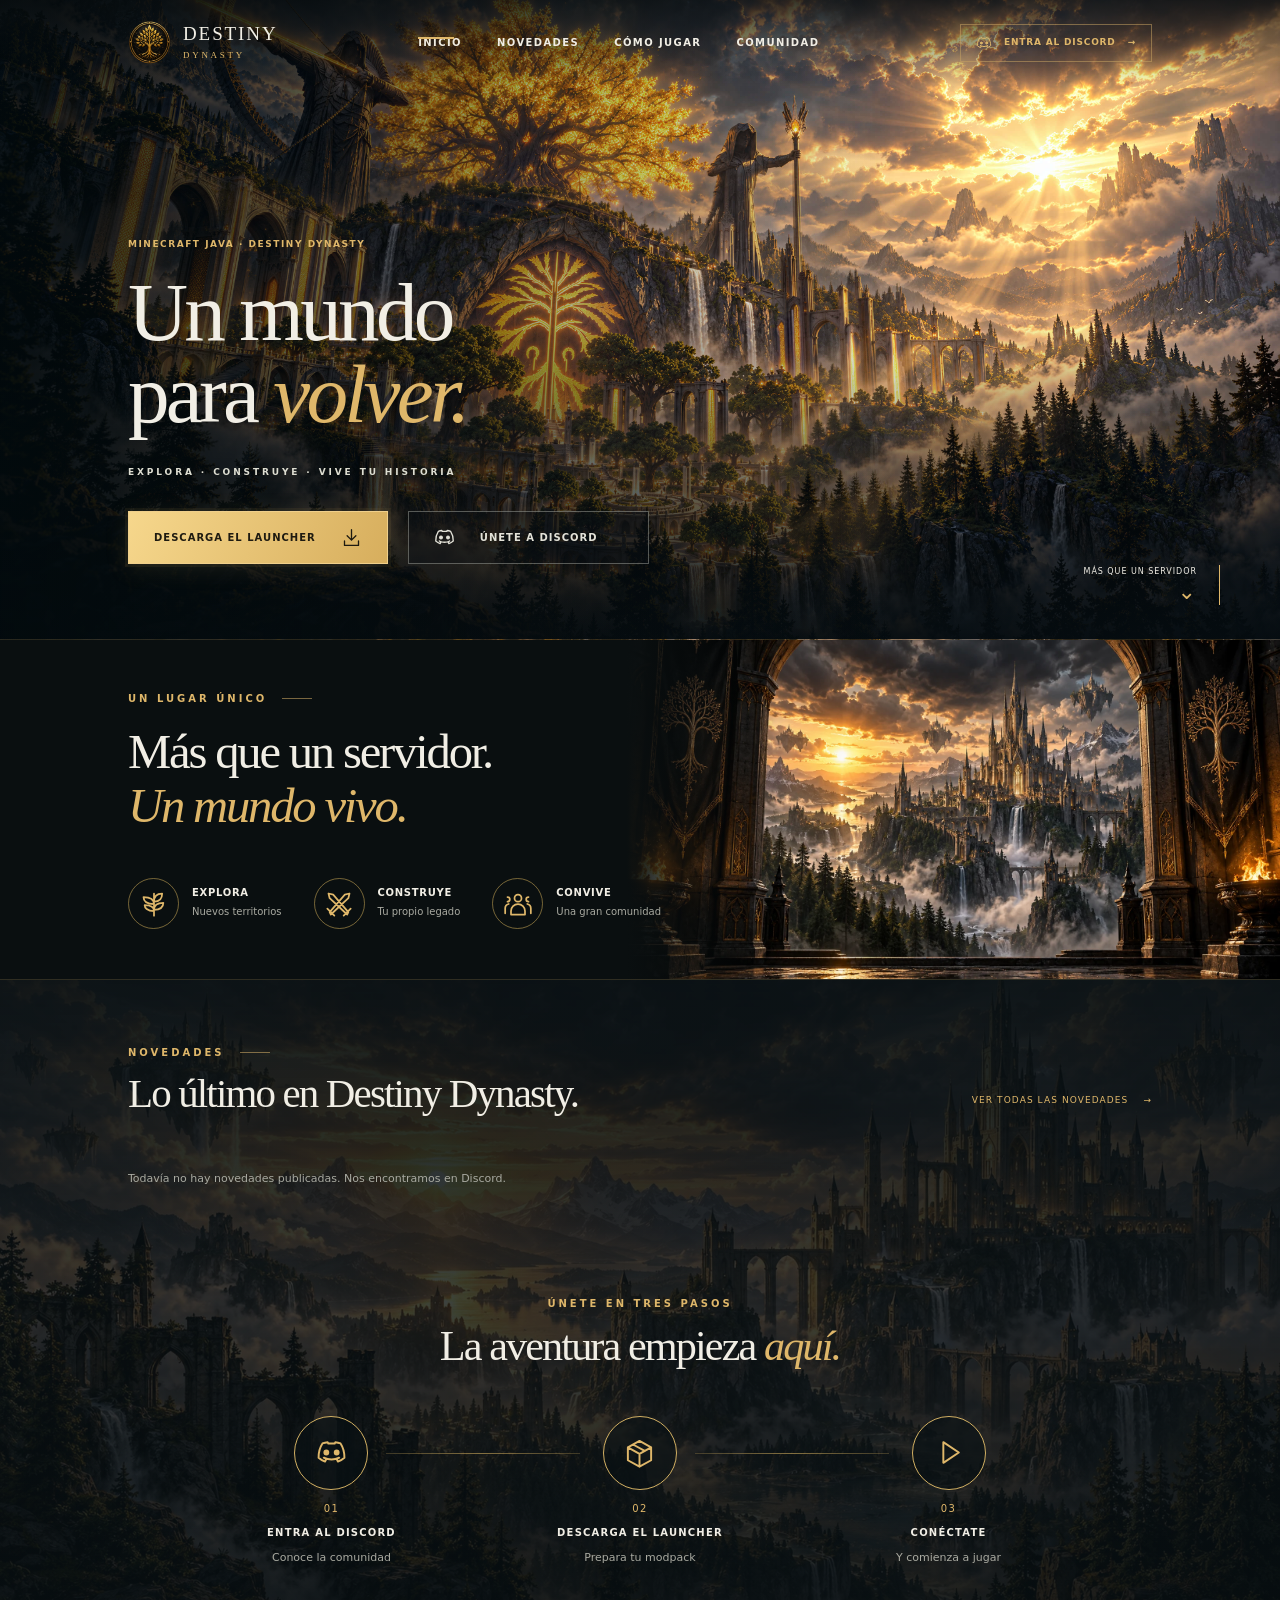
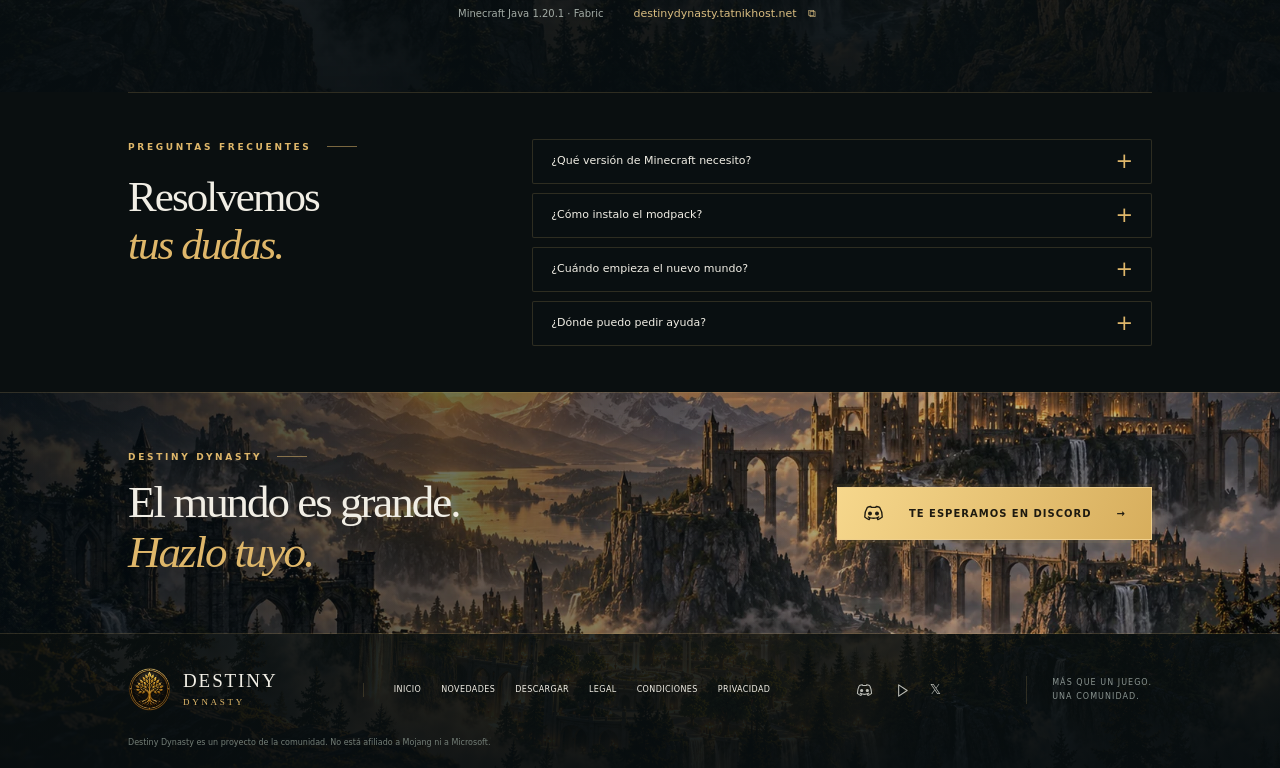
<file: index.html>
<!doctype html><html lang="es"><head><meta charset="utf-8"><meta name="viewport" content="width=device-width,initial-scale=1"><meta name="theme-color" content="#0b1011"><title>Un mundo para volver · Destiny Dynasty</title><meta name="description" content="Explora, construye y vive tu historia en Destiny Dynasty. Descarga el launcher oficial y encuentra a tu comunidad."><meta property="og:title" content="Un mundo para volver · Destiny Dynasty"><meta property="og:description" content="Explora, construye y vive tu historia en Destiny Dynasty. Descarga el launcher oficial y encuentra a tu comunidad."><meta property="og:image" content="https://destiny-dynasty.github.io/images/reino-destiny.jpg"><link rel="canonical" href="https://destiny-dynasty.github.io/"><link rel="icon" href="/images/destiny-emblem.png"><link rel="stylesheet" href="/style.css"><script src="/site.js" defer></script></head><body class="home"><a class="skip-link" href="#contenido">Saltar al contenido</a><header class="site-header"><div class="header-inner wrap"><a class="brand" href="/" aria-label="Destiny Dynasty, inicio"><img src="/images/destiny-emblem.png" width="44" height="44" alt=""><span>DESTINY<small>DYNASTY</small></span></a><nav aria-label="Navegación principal"><a class="active" href="/">Inicio</a><a href="/#novedades">Novedades</a><a href="/#jugar">Cómo jugar</a><a href="/#comunidad">Comunidad</a></nav><a class="nav-discord" href="https://dsc.gg/destiny-dynasty-mc" target="_blank" rel="noopener noreferrer"><svg class="icon" viewBox="0 0 24 24" fill="none" stroke="currentColor" stroke-width="1.5" stroke-linecap="round" stroke-linejoin="round" aria-hidden="true"><path d="M5 5a17 17 0 0 1 4-1l.5 1h5l.5-1a17 17 0 0 1 4 1c2 3 3 7 3 11a16 16 0 0 1-5 3l-1-2 2-1a14 14 0 0 1-12 0l2 1-1 2a16 16 0 0 1-5-3c0-4 1-8 3-11Z"/><circle cx="8" cy="12" r="1.5" fill="currentColor"/><circle cx="16" cy="12" r="1.5" fill="currentColor"/></svg><span>Entra al Discord</span><span aria-hidden="true">→</span></a></div></header><main id="contenido">
<section class="hero" aria-labelledby="hero-title"><div class="hero-content wrap"><p class="eyebrow">Minecraft Java · Destiny Dynasty</p><h1 id="hero-title">Un mundo<br>para <em>volver.</em></h1><p class="hero-motto">EXPLORA · CONSTRUYE · VIVE TU HISTORIA</p><div class="actions"><a class="button gold" href="/descargar/">Descarga el launcher<span aria-hidden="true"><svg class="icon" viewBox="0 0 24 24" fill="none" stroke="currentColor" stroke-width="1.5" stroke-linecap="round" stroke-linejoin="round" aria-hidden="true"><path d="M12 3v12m-5-5 5 5 5-5M4 16v5h16v-5"/></svg></span></a><a class="button ghost" href="https://dsc.gg/destiny-dynasty-mc"><svg class="icon" viewBox="0 0 24 24" fill="none" stroke="currentColor" stroke-width="1.5" stroke-linecap="round" stroke-linejoin="round" aria-hidden="true"><path d="M5 5a17 17 0 0 1 4-1l.5 1h5l.5-1a17 17 0 0 1 4 1c2 3 3 7 3 11a16 16 0 0 1-5 3l-1-2 2-1a14 14 0 0 1-12 0l2 1-1 2a16 16 0 0 1-5-3c0-4 1-8 3-11Z"/><circle cx="8" cy="12" r="1.5" fill="currentColor"/><circle cx="16" cy="12" r="1.5" fill="currentColor"/></svg> Únete a Discord<span aria-hidden="true"></span></a></div></div><a class="hero-discover" href="#mundo">Más que un servidor<span aria-hidden="true">⌄</span></a></section>
<section class="world" id="mundo" aria-labelledby="world-title"><div class="world-art" role="img" aria-label="Arte conceptual: un portal hacia un reino de Destiny"></div><div class="wrap world-inner"><div class="world-content"><p class="eyebrow">Un lugar único</p><h2 id="world-title">Más que un servidor.<br><em>Un mundo vivo.</em></h2><div class="world-features"><div class="world-feature"><span class="feature-icon"><svg class="icon" viewBox="0 0 24 24" fill="none" stroke="currentColor" stroke-width="1.5" stroke-linecap="round" stroke-linejoin="round" aria-hidden="true"><path d="M12 22V3M12 12C4 12 3 8 3 6c6 0 9 2 9 6Zm0 6c-6 0-8-3-8-5 5 0 8 2 8 5Zm0-8c0-5 3-7 7-7 0 4-2 7-7 7Zm0 7c0-4 3-6 8-6 0 4-3 6-8 6Z"/></svg></span><div><h3>Explora</h3><p>Nuevos territorios</p></div></div><div class="world-feature"><span class="feature-icon"><svg class="icon" viewBox="0 0 24 24" fill="none" stroke="currentColor" stroke-width="1.5" stroke-linecap="round" stroke-linejoin="round" aria-hidden="true"><path d="m3 3 4 1 13 15-1 2L4 7 3 3Zm18 0-4 1L4 19l1 2L20 7l1-4ZM2 16l6 6M16 22l6-6"/></svg></span><div><h3>Construye</h3><p>Tu propio legado</p></div></div><div class="world-feature"><span class="feature-icon"><svg class="icon" viewBox="0 0 24 24" fill="none" stroke="currentColor" stroke-width="1.5" stroke-linecap="round" stroke-linejoin="round" aria-hidden="true"><circle cx="12" cy="7" r="3"/><path d="M6 21v-3a6 6 0 0 1 12 0v3H6ZM3 10a2 2 0 1 0 0-4m18 4a2 2 0 1 1 0-4M1 20v-4a4 4 0 0 1 3-4m19 8v-4a4 4 0 0 0-3-4"/></svg></span><div><h3>Convive</h3><p>Una gran comunidad</p></div></div></div></div></div></section>
<div class="adventure-backdrop"><section class="news-section section wrap" id="novedades" aria-labelledby="news-title"><div class="section-heading"><div><p class="eyebrow">Novedades</p><h2 id="news-title">Lo último en Destiny Dynasty.</h2></div><a class="text-link" href="/novedades/">Ver todas las novedades <span aria-hidden="true">→</span></a></div><div class="news-grid" id="news-grid"><a class="news-card" href="/novedades/nuevo-launcher/"><img src="/images/portal-destiny.webp" alt="Arte conceptual de Destiny: Una nueva puerta" width="720" height="480" loading="lazy"><div><span class="eyebrow">Lanzamiento</span><h3>Una nueva puerta</h3><p>El launcher oficial ya está disponible.</p><span class="card-arrow" aria-hidden="true">→</span></div></a><a class="news-card" href="/novedades/nuevo-comienzo/"><img src="/images/valle-destiny.webp" alt="Arte conceptual de Destiny: Un nuevo comienzo" width="720" height="480" loading="lazy"><div><span class="eyebrow">Próximamente</span><h3>Un nuevo comienzo</h3><p>Una nueva etapa de nuestro mundo.</p><span class="card-arrow" aria-hidden="true">→</span></div></a><a class="news-card" href="/novedades/rpg-en-desarrollo/"><img src="/images/reino-destiny.jpg" alt="Arte conceptual de Destiny: Forja tu leyenda" width="720" height="480" loading="lazy"><div><span class="eyebrow">En desarrollo</span><h3>Forja tu leyenda</h3><p>Un RPG propio está tomando forma.</p><span class="card-arrow" aria-hidden="true">→</span></div></a></div><p id="news-message" class="news-message" role="status"></p></section><section class="play-section section wrap" id="jugar" aria-labelledby="play-title"><p class="eyebrow">Únete en tres pasos</p><h2 id="play-title">La aventura empieza <em>aquí.</em></h2><div class="steps"><a class="step" href="https://dsc.gg/destiny-dynasty-mc"><span class="step-icon"><svg class="icon" viewBox="0 0 24 24" fill="none" stroke="currentColor" stroke-width="1.5" stroke-linecap="round" stroke-linejoin="round" aria-hidden="true"><path d="M5 5a17 17 0 0 1 4-1l.5 1h5l.5-1a17 17 0 0 1 4 1c2 3 3 7 3 11a16 16 0 0 1-5 3l-1-2 2-1a14 14 0 0 1-12 0l2 1-1 2a16 16 0 0 1-5-3c0-4 1-8 3-11Z"/><circle cx="8" cy="12" r="1.5" fill="currentColor"/><circle cx="16" cy="12" r="1.5" fill="currentColor"/></svg></span><span class="step-number">01</span><h3>Entra al Discord</h3><p>Conoce la comunidad</p></a><a class="step" href="/descargar/"><span class="step-icon"><svg class="icon" viewBox="0 0 24 24" fill="none" stroke="currentColor" stroke-width="1.5" stroke-linecap="round" stroke-linejoin="round" aria-hidden="true"><path d="m12 3 9 5-9 5-9-5 9-5Zm-9 5v10l9 5 9-5V8M12 13v10M7 5.8l9 5"/></svg></span><span class="step-number">02</span><h3>Descarga el launcher</h3><p>Prepara tu modpack</p></a><a class="step" href="#servidor"><span class="step-icon"><svg class="icon" viewBox="0 0 24 24" fill="none" stroke="currentColor" stroke-width="1.5" stroke-linecap="round" stroke-linejoin="round" aria-hidden="true"><path d="m8 4 12 8-12 8V4Z"/></svg></span><span class="step-number">03</span><h3>Conéctate</h3><p>Y comienza a jugar</p></a></div><div class="server-line" id="servidor"><span>Minecraft Java 1.20.1 · Fabric</span><button type="button" data-copy-ip aria-label="Copiar dirección del servidor">destinydynasty.tatnikhost.net <span aria-hidden="true">⧉</span></button><p id="copy-feedback" role="status" aria-live="polite"></p></div></section></div>
<section class="faq-section section wrap" aria-labelledby="faq-title"><div><p class="eyebrow">Preguntas frecuentes</p><h2 id="faq-title">Resolvemos<br> <em>tus dudas.</em></h2></div><div class="faq-list">
<details><summary>¿Qué versión de Minecraft necesito?<span aria-hidden="true">+</span></summary><p>Minecraft Java 1.20.1 con Fabric y el modpack oficial. El launcher prepara los archivos que necesitas.</p></details>
<details><summary>¿Cómo instalo el modpack?<span aria-hidden="true">+</span></summary><p>Descarga el <a href="/descargar/">launcher oficial para Windows</a>, ejecuta el instalador y sigue los pasos. Abre Destiny Launcher y pulsa Jugar para preparar Minecraft y el modpack.</p></details>
<details><summary>¿Cuándo empieza el nuevo mundo?<span aria-hidden="true">+</span></summary><p>Todavía no hay una fecha anunciada. Publicaremos los avances del nuevo mundo y del RPG en las novedades y en Discord.</p></details>
<details><summary>¿Dónde puedo pedir ayuda?<span aria-hidden="true">+</span></summary><p>Entra a <a href="https://dsc.gg/destiny-dynasty-mc">nuestro Discord</a> y contacta con el equipo. Allí encontrarás los anuncios y podrás resolver tus dudas antes de jugar.</p></details>
</div></section><section class="community" id="comunidad"><div class="wrap community-inner"><div><p class="eyebrow">Destiny Dynasty</p><h2>El mundo es grande.<br><em>Hazlo tuyo.</em></h2></div><a class="button gold" href="https://dsc.gg/destiny-dynasty-mc"><svg class="icon" viewBox="0 0 24 24" fill="none" stroke="currentColor" stroke-width="1.5" stroke-linecap="round" stroke-linejoin="round" aria-hidden="true"><path d="M5 5a17 17 0 0 1 4-1l.5 1h5l.5-1a17 17 0 0 1 4 1c2 3 3 7 3 11a16 16 0 0 1-5 3l-1-2 2-1a14 14 0 0 1-12 0l2 1-1 2a16 16 0 0 1-5-3c0-4 1-8 3-11Z"/><circle cx="8" cy="12" r="1.5" fill="currentColor"/><circle cx="16" cy="12" r="1.5" fill="currentColor"/></svg> Te esperamos en Discord<span aria-hidden="true">→</span></a></div></section></main><footer class="site-footer"><div class="wrap footer-inner"><a class="brand" href="/" aria-label="Destiny Dynasty, inicio"><img src="/images/destiny-emblem.png" width="44" height="44" alt=""><span>DESTINY<small>DYNASTY</small></span></a><nav aria-label="Enlaces del pie"><a href="/">Inicio</a><a href="/#novedades">Novedades</a><a href="/descargar/">Descargar</a><a href="/legal/">Legal</a><a href="/legal/condiciones/">Condiciones</a><a href="/legal/privacidad/">Privacidad</a></nav><div class="socials"><a aria-label="Discord" href="https://dsc.gg/destiny-dynasty-mc" target="_blank" rel="noopener noreferrer"><svg class="icon" viewBox="0 0 24 24" fill="none" stroke="currentColor" stroke-width="1.5" stroke-linecap="round" stroke-linejoin="round" aria-hidden="true"><path d="M5 5a17 17 0 0 1 4-1l.5 1h5l.5-1a17 17 0 0 1 4 1c2 3 3 7 3 11a16 16 0 0 1-5 3l-1-2 2-1a14 14 0 0 1-12 0l2 1-1 2a16 16 0 0 1-5-3c0-4 1-8 3-11Z"/><circle cx="8" cy="12" r="1.5" fill="currentColor"/><circle cx="16" cy="12" r="1.5" fill="currentColor"/></svg></a><a aria-label="YouTube" href="https://www.youtube.com/@destiny_dynasty" target="_blank" rel="noopener noreferrer"><svg class="icon" viewBox="0 0 24 24" fill="none" stroke="currentColor" stroke-width="1.5" stroke-linecap="round" stroke-linejoin="round" aria-hidden="true"><path d="m8 4 12 8-12 8V4Z"/></svg></a><a aria-label="X" href="https://x.com/DestinyDynasty_" target="_blank" rel="noopener noreferrer">𝕏</a></div><p class="footer-motto">MÁS QUE UN JUEGO.<br>UNA COMUNIDAD.</p></div><p class="legal-note wrap">Destiny Dynasty es un proyecto de la comunidad. No está afiliado a Mojang ni a Microsoft.</p></footer></body></html>
</file>
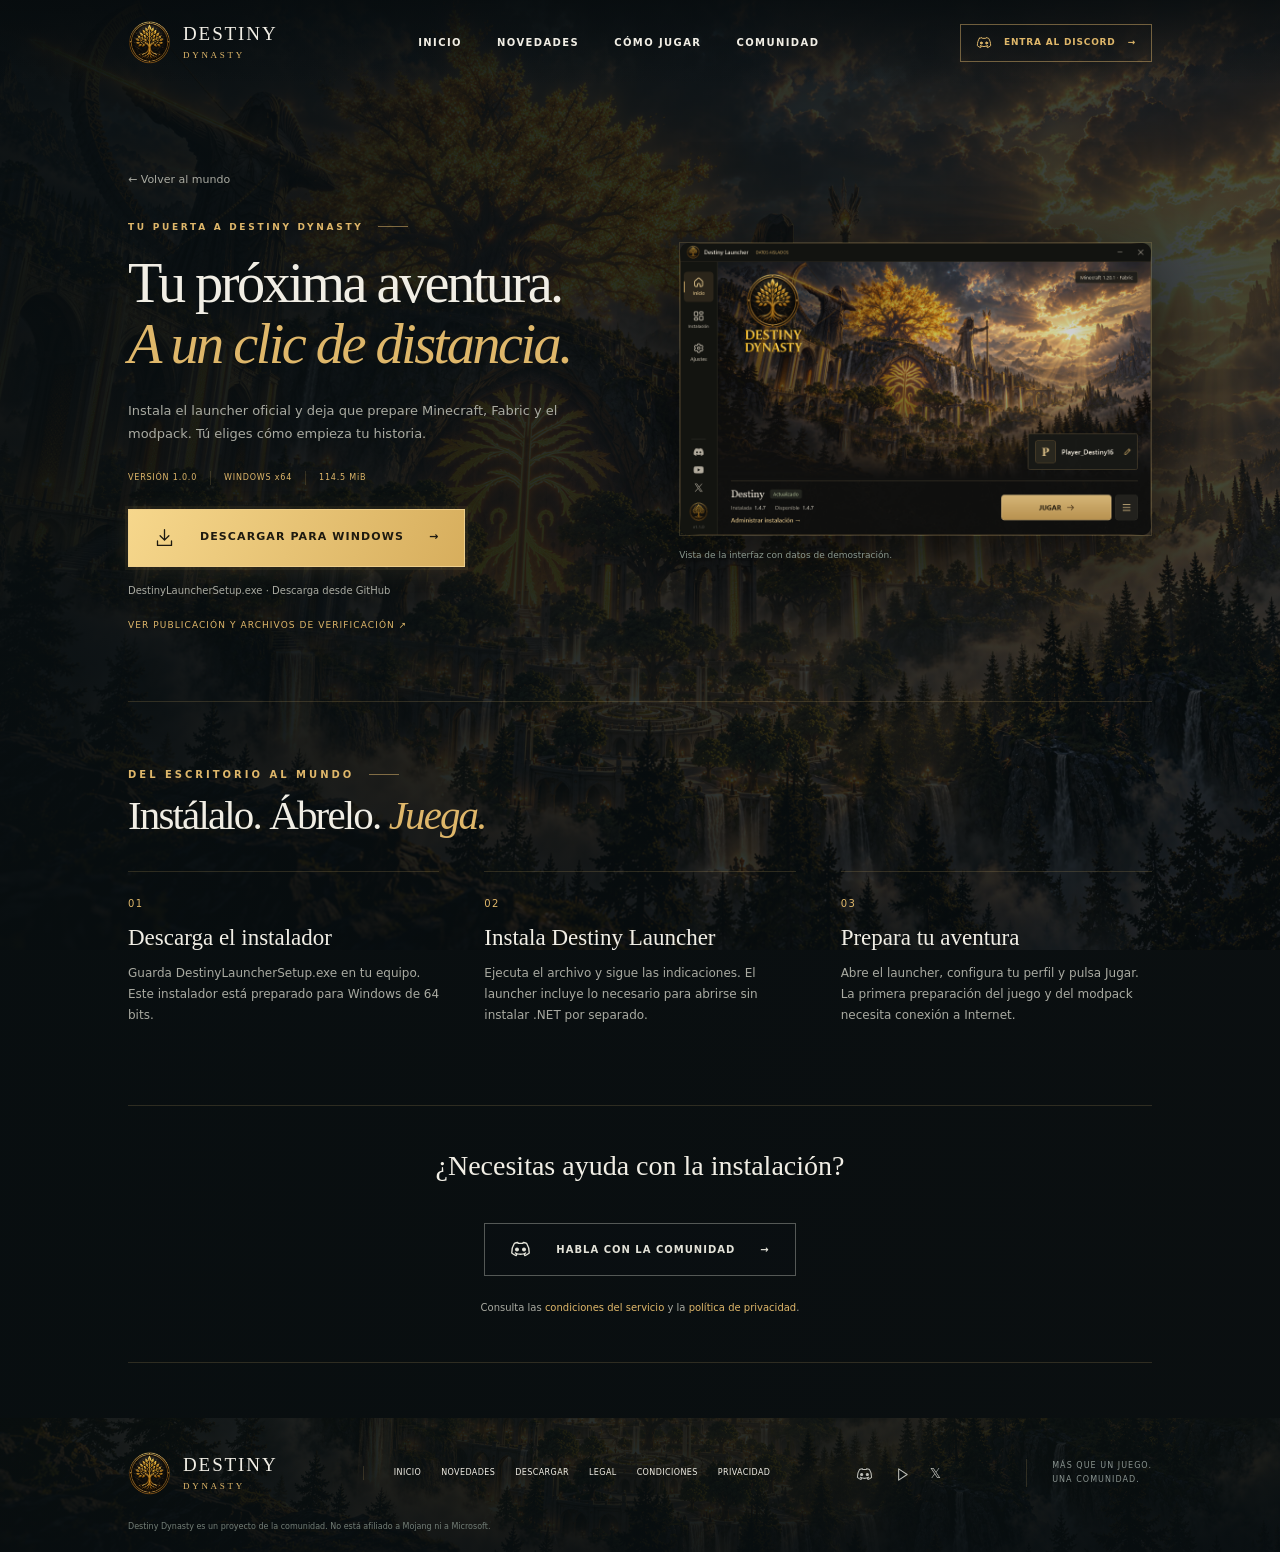
<file: descargar/index.html>
<!doctype html><html lang="es"><head><meta charset="utf-8"><meta name="viewport" content="width=device-width,initial-scale=1"><meta name="theme-color" content="#0b1011"><title>Descargar launcher · Destiny Dynasty</title><meta name="description" content="Descarga Destiny Launcher 1.0.0 para Windows x64. Instala Minecraft, Fabric y el modpack oficial desde un solo lugar."><meta property="og:title" content="Descargar launcher · Destiny Dynasty"><meta property="og:description" content="Descarga Destiny Launcher 1.0.0 para Windows x64. Instala Minecraft, Fabric y el modpack oficial desde un solo lugar."><meta property="og:image" content="https://destiny-dynasty.github.io/images/reino-destiny.jpg"><link rel="canonical" href="https://destiny-dynasty.github.io/descargar/"><link rel="icon" href="/images/destiny-emblem.png"><link rel="stylesheet" href="/style.css"><script src="/site.js" defer></script></head><body class="download-page"><a class="skip-link" href="#contenido">Saltar al contenido</a><header class="site-header"><div class="header-inner wrap"><a class="brand" href="/" aria-label="Destiny Dynasty, inicio"><img src="/images/destiny-emblem.png" width="44" height="44" alt=""><span>DESTINY<small>DYNASTY</small></span></a><nav aria-label="Navegación principal"><a href="/">Inicio</a><a href="/#novedades">Novedades</a><a href="/#jugar">Cómo jugar</a><a href="/#comunidad">Comunidad</a></nav><a class="nav-discord" href="https://dsc.gg/destiny-dynasty-mc" target="_blank" rel="noopener noreferrer"><svg class="icon" viewBox="0 0 24 24" fill="none" stroke="currentColor" stroke-width="1.5" stroke-linecap="round" stroke-linejoin="round" aria-hidden="true"><path d="M5 5a17 17 0 0 1 4-1l.5 1h5l.5-1a17 17 0 0 1 4 1c2 3 3 7 3 11a16 16 0 0 1-5 3l-1-2 2-1a14 14 0 0 1-12 0l2 1-1 2a16 16 0 0 1-5-3c0-4 1-8 3-11Z"/><circle cx="8" cy="12" r="1.5" fill="currentColor"/><circle cx="16" cy="12" r="1.5" fill="currentColor"/></svg><span>Entra al Discord</span><span aria-hidden="true">→</span></a></div></header><main id="contenido"><section class="download-hero wrap"><div class="download-copy"><a class="back-link" href="/">← Volver al mundo</a><p class="eyebrow">Tu puerta a Destiny Dynasty</p><h1>Tu próxima aventura.<br><em>A un clic de distancia.</em></h1><p class="download-intro">Instala el launcher oficial y deja que prepare Minecraft, Fabric y el modpack. Tú eliges cómo empieza tu historia.</p><div class="download-meta"><span>VERSIÓN 1.0.0</span><span>WINDOWS x64</span><span>114.5 MiB</span></div><a class="button gold" href="https://github.com/Destiny-Dynasty/Destiny-Launcher/releases/download/v1.0.0/DestinyLauncherSetup.exe"><svg class="icon" viewBox="0 0 24 24" fill="none" stroke="currentColor" stroke-width="1.5" stroke-linecap="round" stroke-linejoin="round" aria-hidden="true"><path d="M12 3v12m-5-5 5 5 5-5M4 16v5h16v-5"/></svg> Descargar para Windows<span aria-hidden="true">→</span></a><p class="download-filename">DestinyLauncherSetup.exe · Descarga desde GitHub</p><a class="text-link" href="https://github.com/Destiny-Dynasty/Destiny-Launcher/releases/tag/v1.0.0" target="_blank" rel="noopener noreferrer">Ver publicación y archivos de verificación ↗</a></div><figure class="launcher-preview"><img src="/images/launcher-interfaz-v1.png" width="1200" height="800" alt="Vista de la interfaz de Destiny Launcher"><figcaption>Vista de la interfaz con datos de demostración.</figcaption></figure></section>
<section class="install-section section wrap"><div class="section-heading"><div><p class="eyebrow">Del escritorio al mundo</p><h2>Instálalo. Ábrelo. <em>Juega.</em></h2></div></div><div class="install-grid"><article><span class="step-number">01</span><h3>Descarga el instalador</h3><p>Guarda DestinyLauncherSetup.exe en tu equipo. Este instalador está preparado para Windows de 64 bits.</p></article><article><span class="step-number">02</span><h3>Instala Destiny Launcher</h3><p>Ejecuta el archivo y sigue las indicaciones. El launcher incluye lo necesario para abrirse sin instalar .NET por separado.</p></article><article><span class="step-number">03</span><h3>Prepara tu aventura</h3><p>Abre el launcher, configura tu perfil y pulsa Jugar. La primera preparación del juego y del modpack necesita conexión a Internet.</p></article></div></section><section class="download-help wrap"><p>¿Necesitas ayuda con la instalación?</p><a class="button ghost" href="https://dsc.gg/destiny-dynasty-mc"><svg class="icon" viewBox="0 0 24 24" fill="none" stroke="currentColor" stroke-width="1.5" stroke-linecap="round" stroke-linejoin="round" aria-hidden="true"><path d="M5 5a17 17 0 0 1 4-1l.5 1h5l.5-1a17 17 0 0 1 4 1c2 3 3 7 3 11a16 16 0 0 1-5 3l-1-2 2-1a14 14 0 0 1-12 0l2 1-1 2a16 16 0 0 1-5-3c0-4 1-8 3-11Z"/><circle cx="8" cy="12" r="1.5" fill="currentColor"/><circle cx="16" cy="12" r="1.5" fill="currentColor"/></svg> Habla con la comunidad<span aria-hidden="true">→</span></a><p class="download-legal">Consulta las <a href="/legal/condiciones/">condiciones del servicio</a> y la <a href="/legal/privacidad/">política de privacidad</a>.</p></section></main><footer class="site-footer"><div class="wrap footer-inner"><a class="brand" href="/" aria-label="Destiny Dynasty, inicio"><img src="/images/destiny-emblem.png" width="44" height="44" alt=""><span>DESTINY<small>DYNASTY</small></span></a><nav aria-label="Enlaces del pie"><a href="/">Inicio</a><a href="/#novedades">Novedades</a><a href="/descargar/">Descargar</a><a href="/legal/">Legal</a><a href="/legal/condiciones/">Condiciones</a><a href="/legal/privacidad/">Privacidad</a></nav><div class="socials"><a aria-label="Discord" href="https://dsc.gg/destiny-dynasty-mc" target="_blank" rel="noopener noreferrer"><svg class="icon" viewBox="0 0 24 24" fill="none" stroke="currentColor" stroke-width="1.5" stroke-linecap="round" stroke-linejoin="round" aria-hidden="true"><path d="M5 5a17 17 0 0 1 4-1l.5 1h5l.5-1a17 17 0 0 1 4 1c2 3 3 7 3 11a16 16 0 0 1-5 3l-1-2 2-1a14 14 0 0 1-12 0l2 1-1 2a16 16 0 0 1-5-3c0-4 1-8 3-11Z"/><circle cx="8" cy="12" r="1.5" fill="currentColor"/><circle cx="16" cy="12" r="1.5" fill="currentColor"/></svg></a><a aria-label="YouTube" href="https://www.youtube.com/@destiny_dynasty" target="_blank" rel="noopener noreferrer"><svg class="icon" viewBox="0 0 24 24" fill="none" stroke="currentColor" stroke-width="1.5" stroke-linecap="round" stroke-linejoin="round" aria-hidden="true"><path d="m8 4 12 8-12 8V4Z"/></svg></a><a aria-label="X" href="https://x.com/DestinyDynasty_" target="_blank" rel="noopener noreferrer">𝕏</a></div><p class="footer-motto">MÁS QUE UN JUEGO.<br>UNA COMUNIDAD.</p></div><p class="legal-note wrap">Destiny Dynasty es un proyecto de la comunidad. No está afiliado a Mojang ni a Microsoft.</p></footer></body></html>
</file>
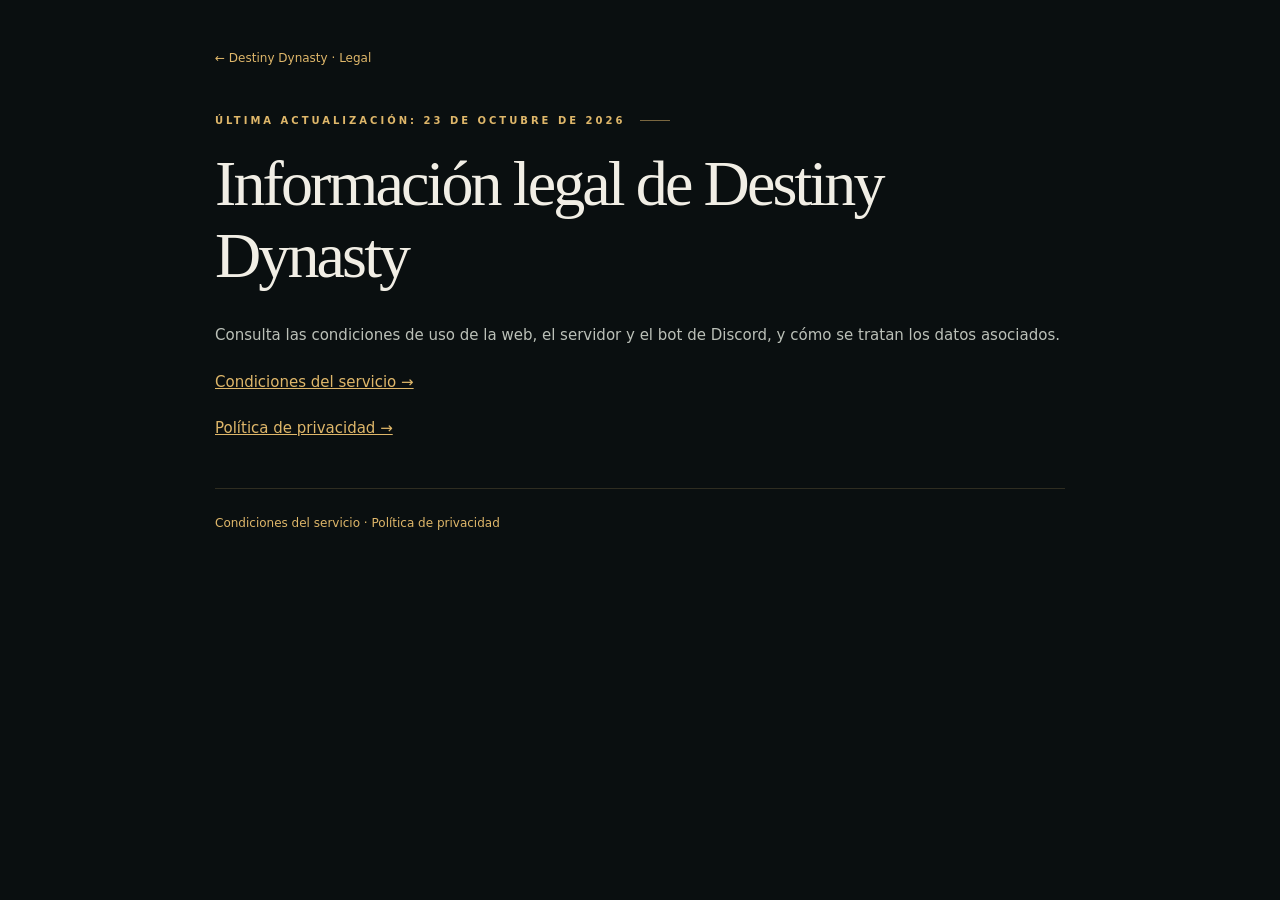
<file: legal/index.html>
<!doctype html><html lang="es"><head><meta charset="utf-8"><meta name="viewport" content="width=device-width,initial-scale=1"><title>Legal · Destiny Dynasty</title><link rel="stylesheet" href="/style.css"></head><body><main><nav><a href="/">← Destiny Dynasty</a> · <a href="/legal/">Legal</a></nav><p class="eyebrow">Última actualización: 23 de octubre de 2026</p><h1>Información legal de Destiny Dynasty</h1><p>Consulta las condiciones de uso de la web, el servidor y el bot de Discord, y cómo se tratan los datos asociados.</p><p><a href="/legal/condiciones/">Condiciones del servicio →</a></p><p><a href="/legal/privacidad/">Política de privacidad →</a></p><footer><a href="/legal/condiciones/">Condiciones del servicio</a> · <a href="/legal/privacidad/">Política de privacidad</a></footer></main></body></html>
</file>
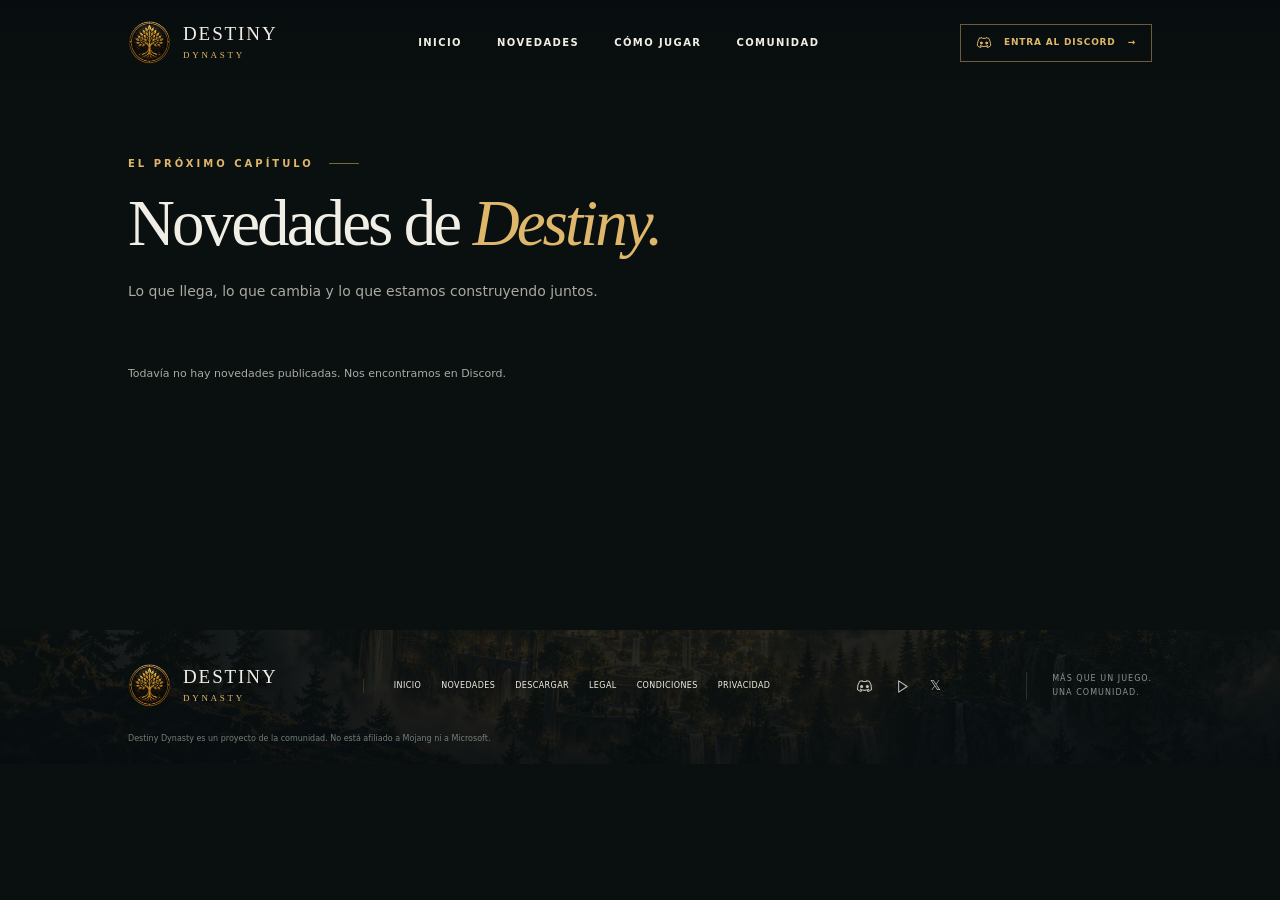
<file: novedades/index.html>
<!doctype html><html lang="es"><head><meta charset="utf-8"><meta name="viewport" content="width=device-width,initial-scale=1"><meta name="theme-color" content="#0b1011"><title>Novedades · Destiny Dynasty</title><meta name="description" content="Anuncios, avances y novedades de Destiny Dynasty."><meta property="og:title" content="Novedades · Destiny Dynasty"><meta property="og:description" content="Anuncios, avances y novedades de Destiny Dynasty."><meta property="og:image" content="https://destiny-dynasty.github.io/images/reino-destiny.jpg"><link rel="canonical" href="https://destiny-dynasty.github.io/novedades/"><link rel="icon" href="/images/destiny-emblem.png"><link rel="stylesheet" href="/style.css"><script src="/site.js" defer></script></head><body class="news-page"><a class="skip-link" href="#contenido">Saltar al contenido</a><header class="site-header"><div class="header-inner wrap"><a class="brand" href="/" aria-label="Destiny Dynasty, inicio"><img src="/images/destiny-emblem.png" width="44" height="44" alt=""><span>DESTINY<small>DYNASTY</small></span></a><nav aria-label="Navegación principal"><a href="/">Inicio</a><a href="/#novedades">Novedades</a><a href="/#jugar">Cómo jugar</a><a href="/#comunidad">Comunidad</a></nav><a class="nav-discord" href="https://dsc.gg/destiny-dynasty-mc" target="_blank" rel="noopener noreferrer"><svg class="icon" viewBox="0 0 24 24" fill="none" stroke="currentColor" stroke-width="1.5" stroke-linecap="round" stroke-linejoin="round" aria-hidden="true"><path d="M5 5a17 17 0 0 1 4-1l.5 1h5l.5-1a17 17 0 0 1 4 1c2 3 3 7 3 11a16 16 0 0 1-5 3l-1-2 2-1a14 14 0 0 1-12 0l2 1-1 2a16 16 0 0 1-5-3c0-4 1-8 3-11Z"/><circle cx="8" cy="12" r="1.5" fill="currentColor"/><circle cx="16" cy="12" r="1.5" fill="currentColor"/></svg><span>Entra al Discord</span><span aria-hidden="true">→</span></a></div></header><main id="contenido" class="archive-main wrap"><p class="eyebrow">El próximo capítulo</p><h1>Novedades de <em>Destiny.</em></h1><p class="archive-intro">Lo que llega, lo que cambia y lo que estamos construyendo juntos.</p><div class="news-grid" id="news-grid"><a class="news-card" href="/novedades/nuevo-launcher/"><img src="/images/portal-destiny.webp" alt="Arte conceptual de Destiny: Una nueva puerta" width="720" height="480" loading="lazy"><div><span class="eyebrow">Lanzamiento</span><h3>Una nueva puerta</h3><p>El launcher oficial ya está disponible.</p><span class="card-arrow" aria-hidden="true">→</span></div></a><a class="news-card" href="/novedades/nuevo-comienzo/"><img src="/images/valle-destiny.webp" alt="Arte conceptual de Destiny: Un nuevo comienzo" width="720" height="480" loading="lazy"><div><span class="eyebrow">Próximamente</span><h3>Un nuevo comienzo</h3><p>Una nueva etapa de nuestro mundo.</p><span class="card-arrow" aria-hidden="true">→</span></div></a><a class="news-card" href="/novedades/rpg-en-desarrollo/"><img src="/images/reino-destiny.jpg" alt="Arte conceptual de Destiny: Forja tu leyenda" width="720" height="480" loading="lazy"><div><span class="eyebrow">En desarrollo</span><h3>Forja tu leyenda</h3><p>Un RPG propio está tomando forma.</p><span class="card-arrow" aria-hidden="true">→</span></div></a></div><p id="news-message" class="news-message" role="status"></p></main><footer class="site-footer"><div class="wrap footer-inner"><a class="brand" href="/" aria-label="Destiny Dynasty, inicio"><img src="/images/destiny-emblem.png" width="44" height="44" alt=""><span>DESTINY<small>DYNASTY</small></span></a><nav aria-label="Enlaces del pie"><a href="/">Inicio</a><a href="/#novedades">Novedades</a><a href="/descargar/">Descargar</a><a href="/legal/">Legal</a><a href="/legal/condiciones/">Condiciones</a><a href="/legal/privacidad/">Privacidad</a></nav><div class="socials"><a aria-label="Discord" href="https://dsc.gg/destiny-dynasty-mc" target="_blank" rel="noopener noreferrer"><svg class="icon" viewBox="0 0 24 24" fill="none" stroke="currentColor" stroke-width="1.5" stroke-linecap="round" stroke-linejoin="round" aria-hidden="true"><path d="M5 5a17 17 0 0 1 4-1l.5 1h5l.5-1a17 17 0 0 1 4 1c2 3 3 7 3 11a16 16 0 0 1-5 3l-1-2 2-1a14 14 0 0 1-12 0l2 1-1 2a16 16 0 0 1-5-3c0-4 1-8 3-11Z"/><circle cx="8" cy="12" r="1.5" fill="currentColor"/><circle cx="16" cy="12" r="1.5" fill="currentColor"/></svg></a><a aria-label="YouTube" href="https://www.youtube.com/@destiny_dynasty" target="_blank" rel="noopener noreferrer"><svg class="icon" viewBox="0 0 24 24" fill="none" stroke="currentColor" stroke-width="1.5" stroke-linecap="round" stroke-linejoin="round" aria-hidden="true"><path d="m8 4 12 8-12 8V4Z"/></svg></a><a aria-label="X" href="https://x.com/DestinyDynasty_" target="_blank" rel="noopener noreferrer">𝕏</a></div><p class="footer-motto">MÁS QUE UN JUEGO.<br>UNA COMUNIDAD.</p></div><p class="legal-note wrap">Destiny Dynasty es un proyecto de la comunidad. No está afiliado a Mojang ni a Microsoft.</p></footer></body></html>
</file>
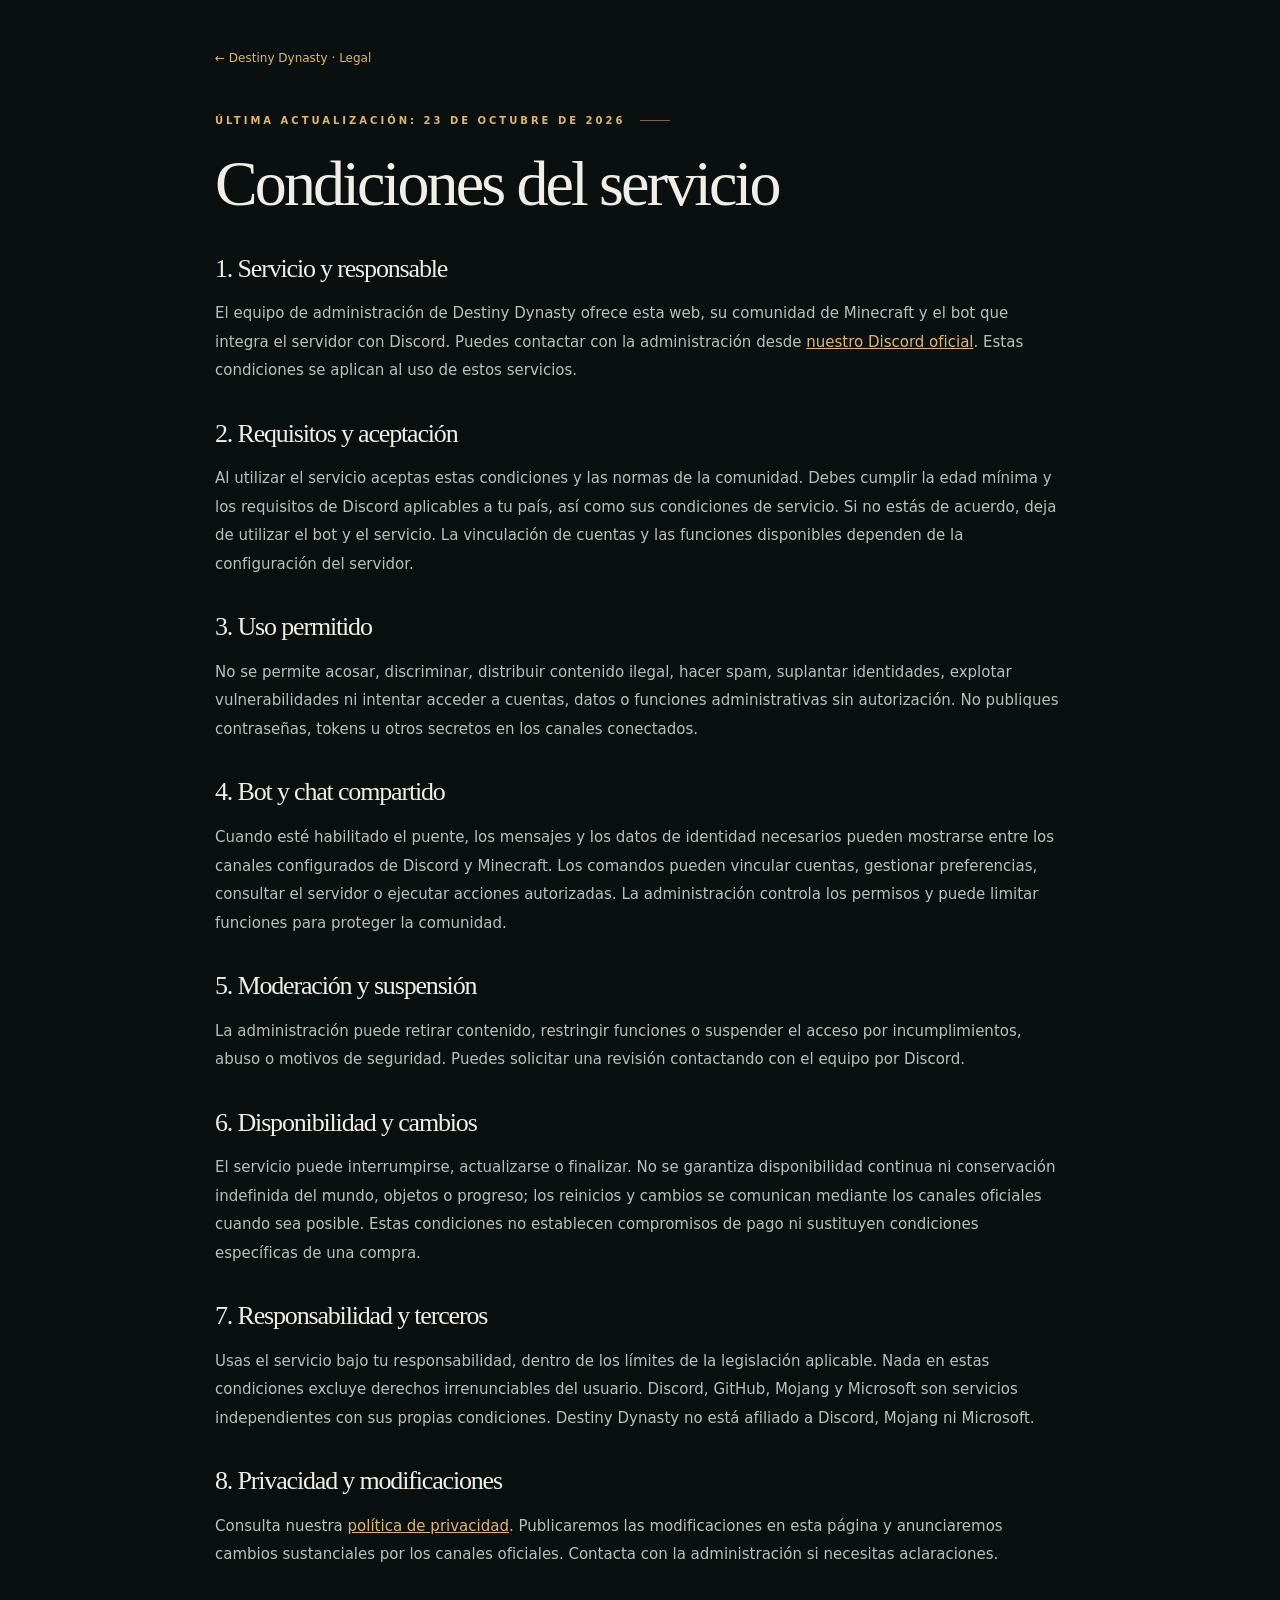
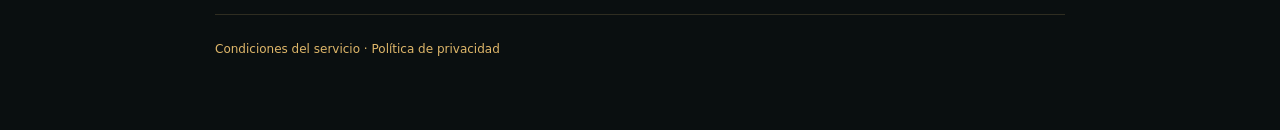
<file: legal/condiciones/index.html>
<!doctype html><html lang="es"><head><meta charset="utf-8"><meta name="viewport" content="width=device-width,initial-scale=1"><title>Condiciones del servicio · Destiny Dynasty</title><link rel="stylesheet" href="/style.css"></head><body><main><nav><a href="/">← Destiny Dynasty</a> · <a href="/legal/">Legal</a></nav><p class="eyebrow">Última actualización: 23 de octubre de 2026</p><h1>Condiciones del servicio</h1><h2>1. Servicio y responsable</h2><p>El equipo de administración de Destiny Dynasty ofrece esta web, su comunidad de Minecraft y el bot que integra el servidor con Discord. Puedes contactar con la administración desde <a href="https://dsc.gg/destiny-dynasty-mc">nuestro Discord oficial</a>. Estas condiciones se aplican al uso de estos servicios.</p><h2>2. Requisitos y aceptación</h2><p>Al utilizar el servicio aceptas estas condiciones y las normas de la comunidad. Debes cumplir la edad mínima y los requisitos de Discord aplicables a tu país, así como sus condiciones de servicio. Si no estás de acuerdo, deja de utilizar el bot y el servicio. La vinculación de cuentas y las funciones disponibles dependen de la configuración del servidor.</p><h2>3. Uso permitido</h2><p>No se permite acosar, discriminar, distribuir contenido ilegal, hacer spam, suplantar identidades, explotar vulnerabilidades ni intentar acceder a cuentas, datos o funciones administrativas sin autorización. No publiques contraseñas, tokens u otros secretos en los canales conectados.</p><h2>4. Bot y chat compartido</h2><p>Cuando esté habilitado el puente, los mensajes y los datos de identidad necesarios pueden mostrarse entre los canales configurados de Discord y Minecraft. Los comandos pueden vincular cuentas, gestionar preferencias, consultar el servidor o ejecutar acciones autorizadas. La administración controla los permisos y puede limitar funciones para proteger la comunidad.</p><h2>5. Moderación y suspensión</h2><p>La administración puede retirar contenido, restringir funciones o suspender el acceso por incumplimientos, abuso o motivos de seguridad. Puedes solicitar una revisión contactando con el equipo por Discord.</p><h2>6. Disponibilidad y cambios</h2><p>El servicio puede interrumpirse, actualizarse o finalizar. No se garantiza disponibilidad continua ni conservación indefinida del mundo, objetos o progreso; los reinicios y cambios se comunican mediante los canales oficiales cuando sea posible. Estas condiciones no establecen compromisos de pago ni sustituyen condiciones específicas de una compra.</p><h2>7. Responsabilidad y terceros</h2><p>Usas el servicio bajo tu responsabilidad, dentro de los límites de la legislación aplicable. Nada en estas condiciones excluye derechos irrenunciables del usuario. Discord, GitHub, Mojang y Microsoft son servicios independientes con sus propias condiciones. Destiny Dynasty no está afiliado a Discord, Mojang ni Microsoft.</p><h2>8. Privacidad y modificaciones</h2><p>Consulta nuestra <a href="/legal/privacidad/">política de privacidad</a>. Publicaremos las modificaciones en esta página y anunciaremos cambios sustanciales por los canales oficiales. Contacta con la administración si necesitas aclaraciones.</p><footer><a href="/legal/condiciones/">Condiciones del servicio</a> · <a href="/legal/privacidad/">Política de privacidad</a></footer></main></body></html>
</file>
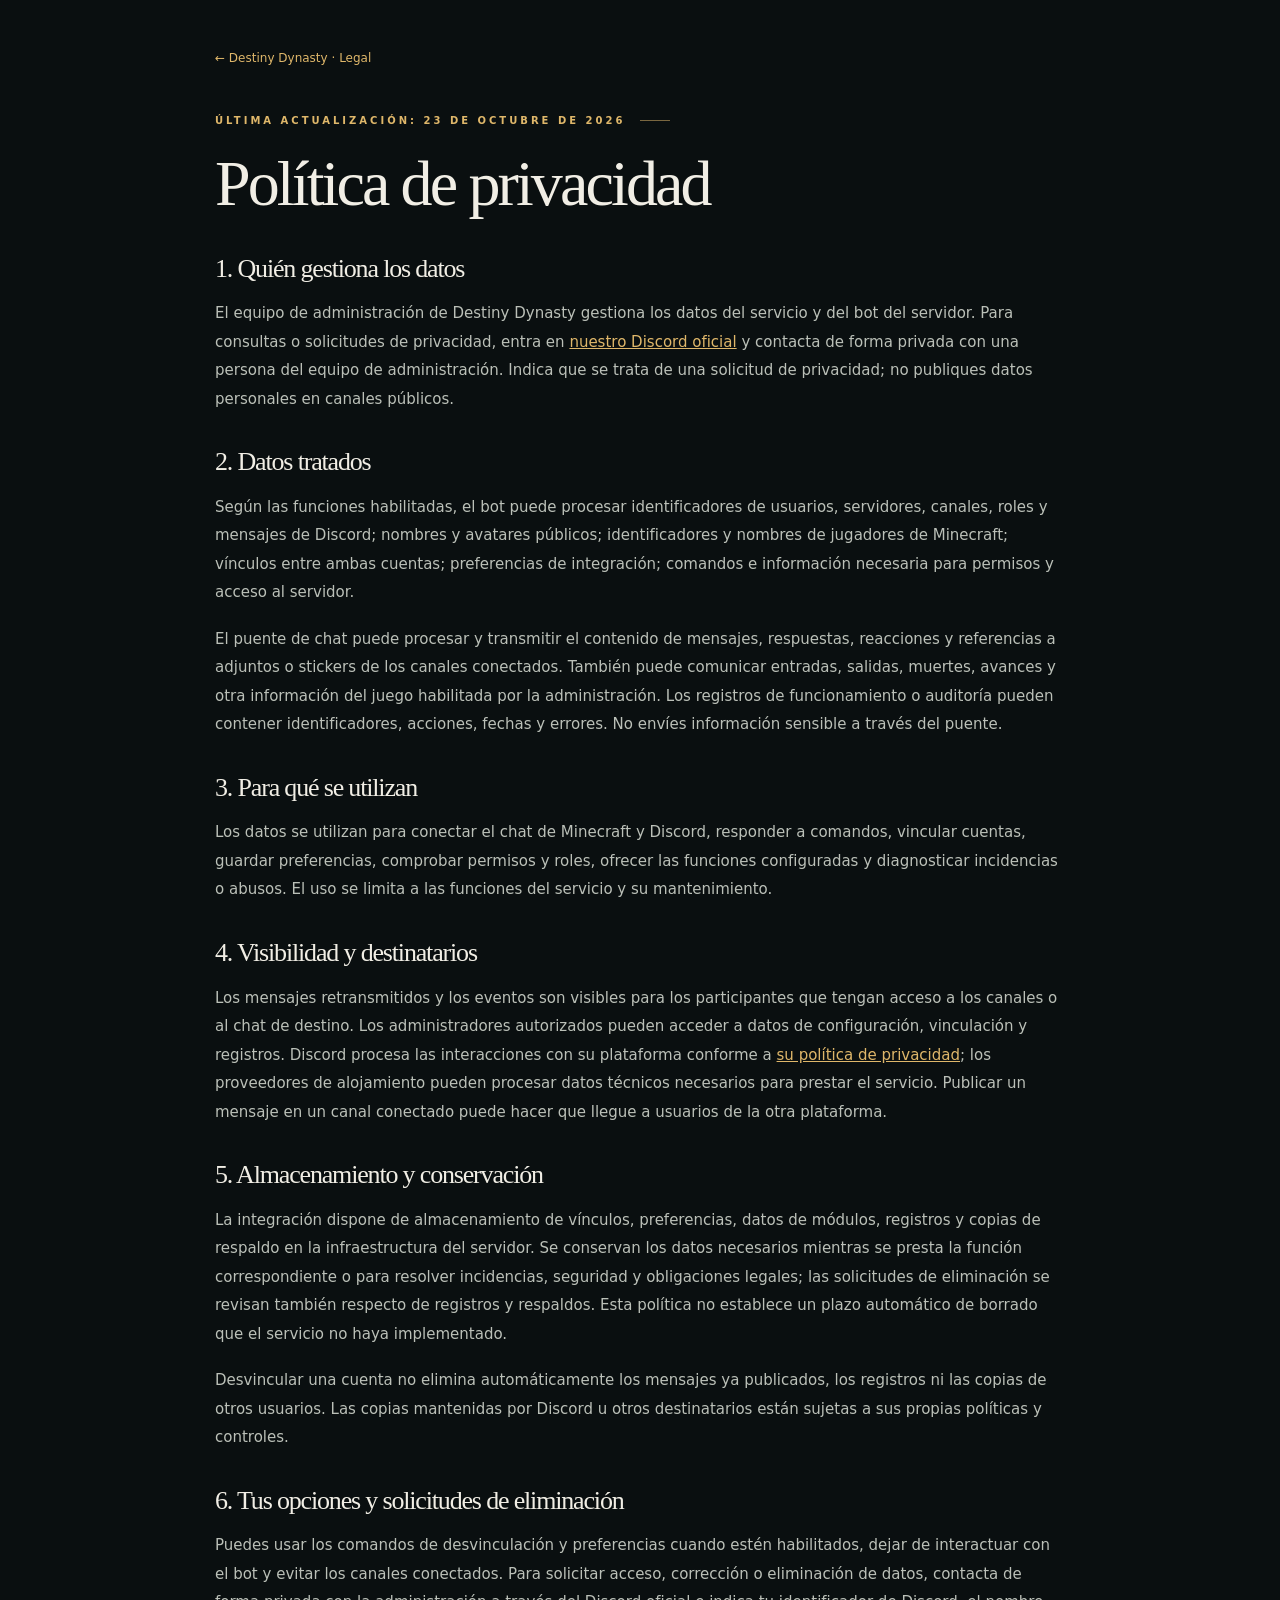
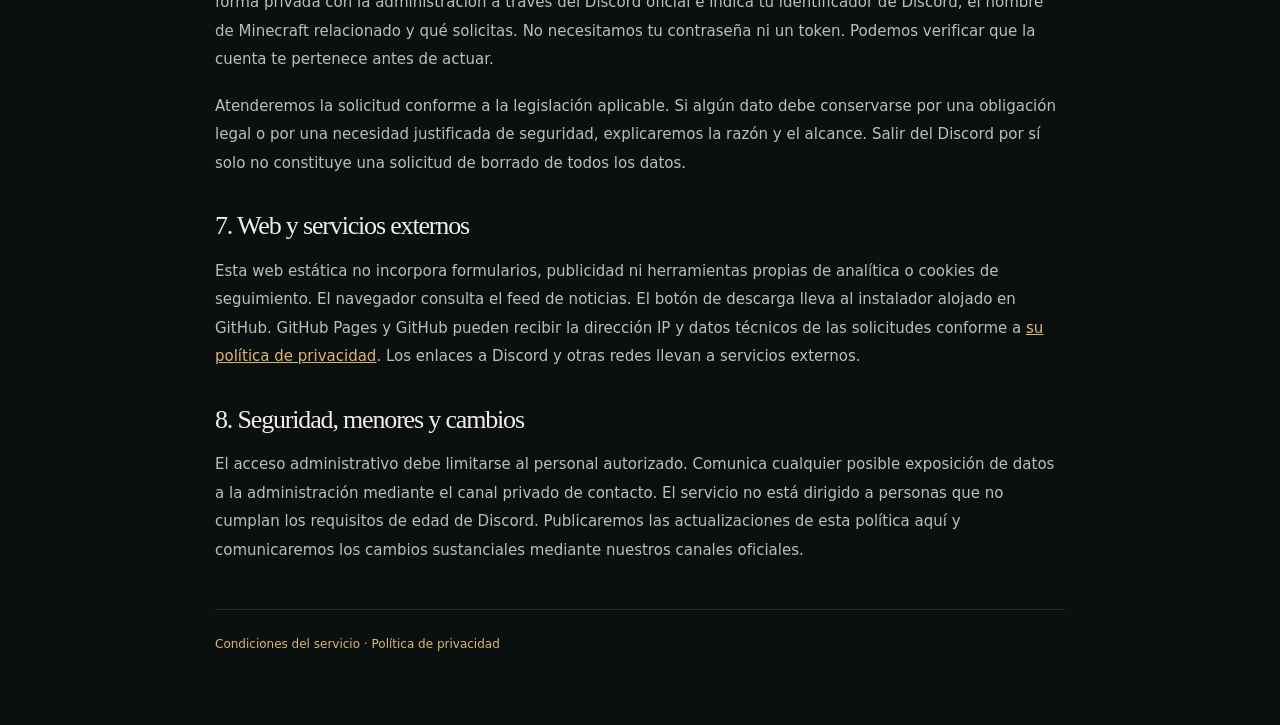
<file: legal/privacidad/index.html>
<!doctype html><html lang="es"><head><meta charset="utf-8"><meta name="viewport" content="width=device-width,initial-scale=1"><title>Política de privacidad · Destiny Dynasty</title><link rel="stylesheet" href="/style.css"></head><body><main><nav><a href="/">← Destiny Dynasty</a> · <a href="/legal/">Legal</a></nav><p class="eyebrow">Última actualización: 23 de octubre de 2026</p><h1>Política de privacidad</h1><h2>1. Quién gestiona los datos</h2><p>El equipo de administración de Destiny Dynasty gestiona los datos del servicio y del bot del servidor. Para consultas o solicitudes de privacidad, entra en <a href="https://dsc.gg/destiny-dynasty-mc">nuestro Discord oficial</a> y contacta de forma privada con una persona del equipo de administración. Indica que se trata de una solicitud de privacidad; no publiques datos personales en canales públicos.</p><h2>2. Datos tratados</h2><p>Según las funciones habilitadas, el bot puede procesar identificadores de usuarios, servidores, canales, roles y mensajes de Discord; nombres y avatares públicos; identificadores y nombres de jugadores de Minecraft; vínculos entre ambas cuentas; preferencias de integración; comandos e información necesaria para permisos y acceso al servidor.</p><p>El puente de chat puede procesar y transmitir el contenido de mensajes, respuestas, reacciones y referencias a adjuntos o stickers de los canales conectados. También puede comunicar entradas, salidas, muertes, avances y otra información del juego habilitada por la administración. Los registros de funcionamiento o auditoría pueden contener identificadores, acciones, fechas y errores. No envíes información sensible a través del puente.</p><h2>3. Para qué se utilizan</h2><p>Los datos se utilizan para conectar el chat de Minecraft y Discord, responder a comandos, vincular cuentas, guardar preferencias, comprobar permisos y roles, ofrecer las funciones configuradas y diagnosticar incidencias o abusos. El uso se limita a las funciones del servicio y su mantenimiento.</p><h2>4. Visibilidad y destinatarios</h2><p>Los mensajes retransmitidos y los eventos son visibles para los participantes que tengan acceso a los canales o al chat de destino. Los administradores autorizados pueden acceder a datos de configuración, vinculación y registros. Discord procesa las interacciones con su plataforma conforme a <a href="https://discord.com/privacy">su política de privacidad</a>; los proveedores de alojamiento pueden procesar datos técnicos necesarios para prestar el servicio. Publicar un mensaje en un canal conectado puede hacer que llegue a usuarios de la otra plataforma.</p><h2>5. Almacenamiento y conservación</h2><p>La integración dispone de almacenamiento de vínculos, preferencias, datos de módulos, registros y copias de respaldo en la infraestructura del servidor. Se conservan los datos necesarios mientras se presta la función correspondiente o para resolver incidencias, seguridad y obligaciones legales; las solicitudes de eliminación se revisan también respecto de registros y respaldos. Esta política no establece un plazo automático de borrado que el servicio no haya implementado.</p><p>Desvincular una cuenta no elimina automáticamente los mensajes ya publicados, los registros ni las copias de otros usuarios. Las copias mantenidas por Discord u otros destinatarios están sujetas a sus propias políticas y controles.</p><h2>6. Tus opciones y solicitudes de eliminación</h2><p>Puedes usar los comandos de desvinculación y preferencias cuando estén habilitados, dejar de interactuar con el bot y evitar los canales conectados. Para solicitar acceso, corrección o eliminación de datos, contacta de forma privada con la administración a través del Discord oficial e indica tu identificador de Discord, el nombre de Minecraft relacionado y qué solicitas. No necesitamos tu contraseña ni un token. Podemos verificar que la cuenta te pertenece antes de actuar.</p><p>Atenderemos la solicitud conforme a la legislación aplicable. Si algún dato debe conservarse por una obligación legal o por una necesidad justificada de seguridad, explicaremos la razón y el alcance. Salir del Discord por sí solo no constituye una solicitud de borrado de todos los datos.</p><h2>7. Web y servicios externos</h2><p>Esta web estática no incorpora formularios, publicidad ni herramientas propias de analítica o cookies de seguimiento. El navegador consulta el feed de noticias. El botón de descarga lleva al instalador alojado en GitHub. GitHub Pages y GitHub pueden recibir la dirección IP y datos técnicos de las solicitudes conforme a <a href="https://docs.github.com/en/site-policy/privacy-policies/github-general-privacy-statement">su política de privacidad</a>. Los enlaces a Discord y otras redes llevan a servicios externos.</p><h2>8. Seguridad, menores y cambios</h2><p>El acceso administrativo debe limitarse al personal autorizado. Comunica cualquier posible exposición de datos a la administración mediante el canal privado de contacto. El servicio no está dirigido a personas que no cumplan los requisitos de edad de Discord. Publicaremos las actualizaciones de esta política aquí y comunicaremos los cambios sustanciales mediante nuestros canales oficiales.</p><footer><a href="/legal/condiciones/">Condiciones del servicio</a> · <a href="/legal/privacidad/">Política de privacidad</a></footer></main></body></html>
</file>
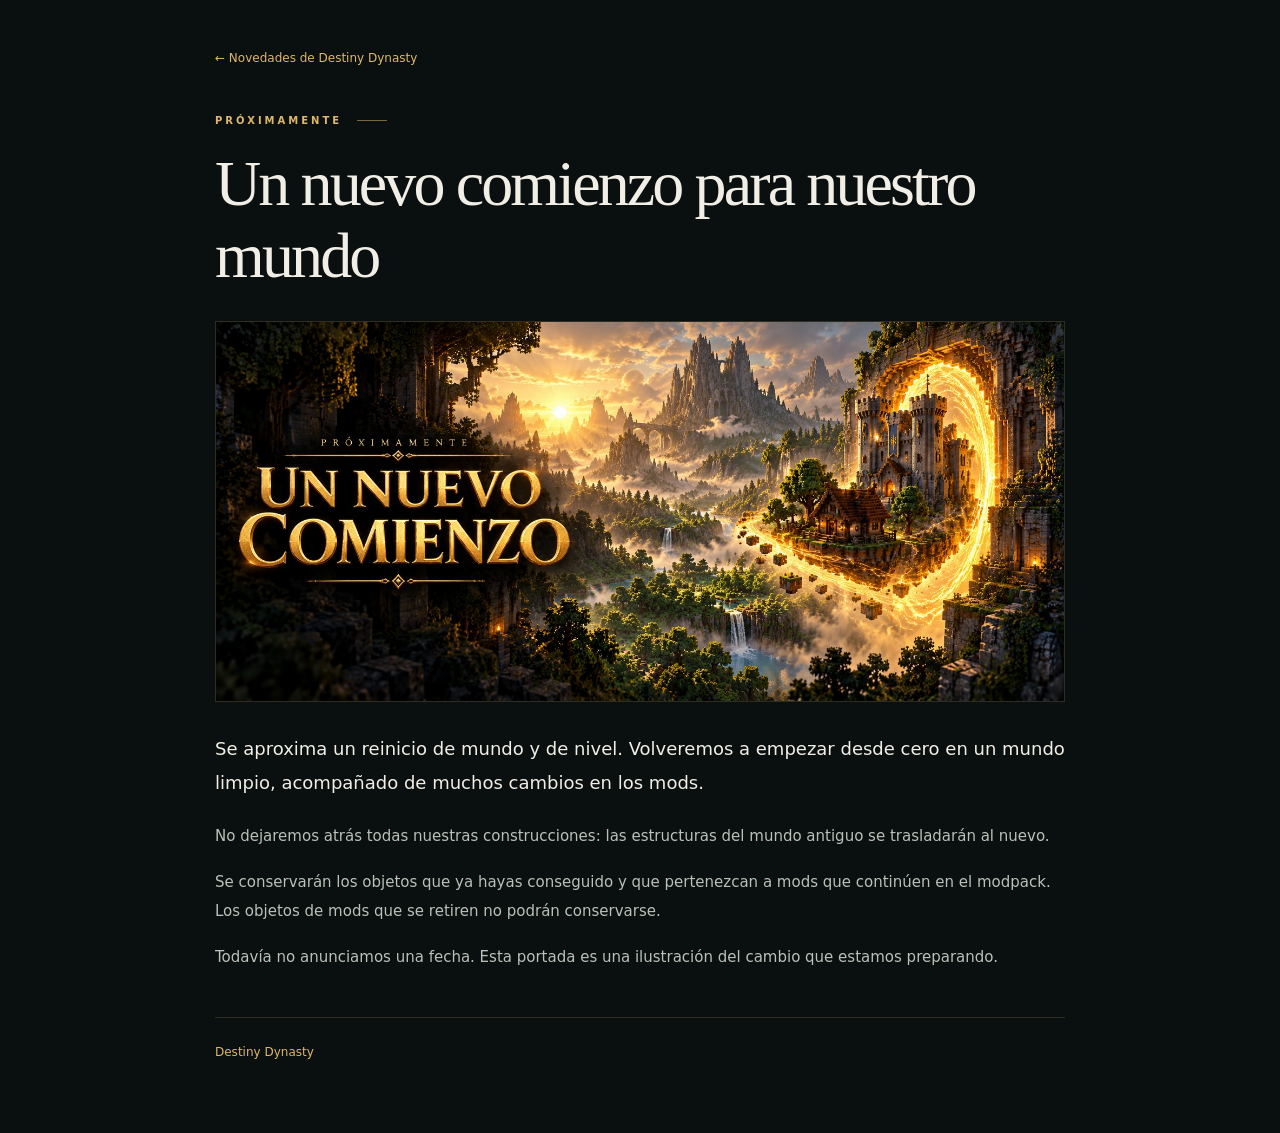
<file: novedades/nuevo-comienzo/index.html>
<!doctype html>
<html lang="es">
<head><meta charset="utf-8"><meta name="viewport" content="width=device-width,initial-scale=1"><title>Un nuevo comienzo para nuestro mundo · Destiny Dynasty</title><link rel="stylesheet" href="/style.css"></head>
<body><main><nav><a href="/">← Novedades de Destiny Dynasty</a></nav><p class="eyebrow">Próximamente</p><h1>Un nuevo comienzo para nuestro mundo</h1><img class="cover" src="/images/nuevo-comienzo-v1.jpg" alt="Un nuevo comienzo para nuestro mundo"><p class="intro">Se aproxima un reinicio de mundo y de nivel. Volveremos a empezar desde cero en un mundo limpio, acompañado de muchos cambios en los mods.</p><p>No dejaremos atrás todas nuestras construcciones: las estructuras del mundo antiguo se trasladarán al nuevo.</p>
<p>Se conservarán los objetos que ya hayas conseguido y que pertenezcan a mods que continúen en el modpack. Los objetos de mods que se retiren no podrán conservarse.</p>
<p>Todavía no anunciamos una fecha. Esta portada es una ilustración del cambio que estamos preparando.</p><footer>Destiny Dynasty</footer></main></body></html>
</file>
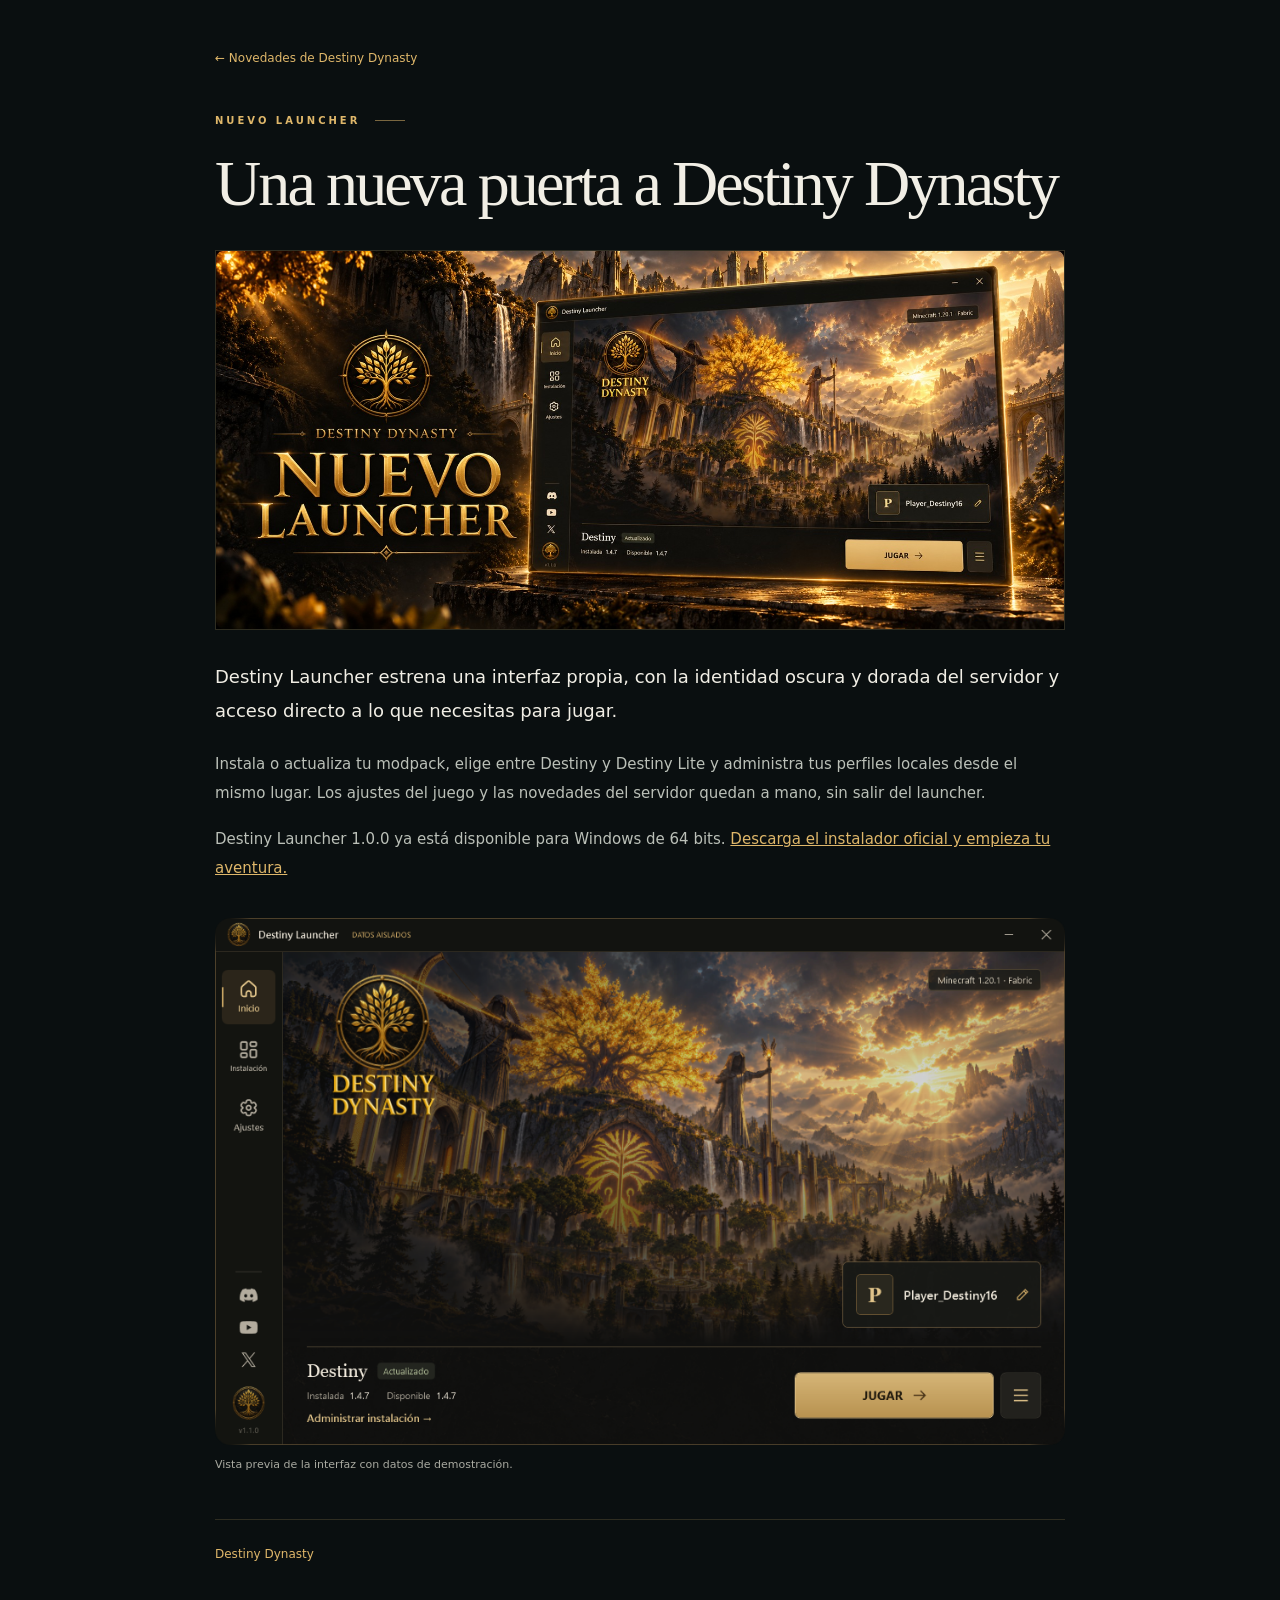
<file: novedades/nuevo-launcher/index.html>
<!doctype html>
<html lang="es">
<head><meta charset="utf-8"><meta name="viewport" content="width=device-width,initial-scale=1"><title>Una nueva puerta a Destiny Dynasty · Destiny Dynasty</title><link rel="stylesheet" href="/style.css"></head>
<body><main><nav><a href="/">← Novedades de Destiny Dynasty</a></nav><p class="eyebrow">Nuevo launcher</p><h1>Una nueva puerta a Destiny Dynasty</h1><img class="cover" src="/images/nuevo-launcher-v1.jpg" alt="Una nueva puerta a Destiny Dynasty"><p class="intro">Destiny Launcher estrena una interfaz propia, con la identidad oscura y dorada del servidor y acceso directo a lo que necesitas para jugar.</p><p>Instala o actualiza tu modpack, elige entre Destiny y Destiny Lite y administra tus perfiles locales desde el mismo lugar. Los ajustes del juego y las novedades del servidor quedan a mano, sin salir del launcher.</p>
<p>Destiny Launcher 1.0.0 ya está disponible para Windows de 64 bits. <a href="/descargar/">Descarga el instalador oficial y empieza tu aventura.</a></p><figure><img src="/images/launcher-interfaz-v1.png" alt="Vista previa actualizada de Destiny Launcher sin carrusel"><figcaption>Vista previa de la interfaz con datos de demostración.</figcaption></figure><footer>Destiny Dynasty</footer></main></body></html>
</file>
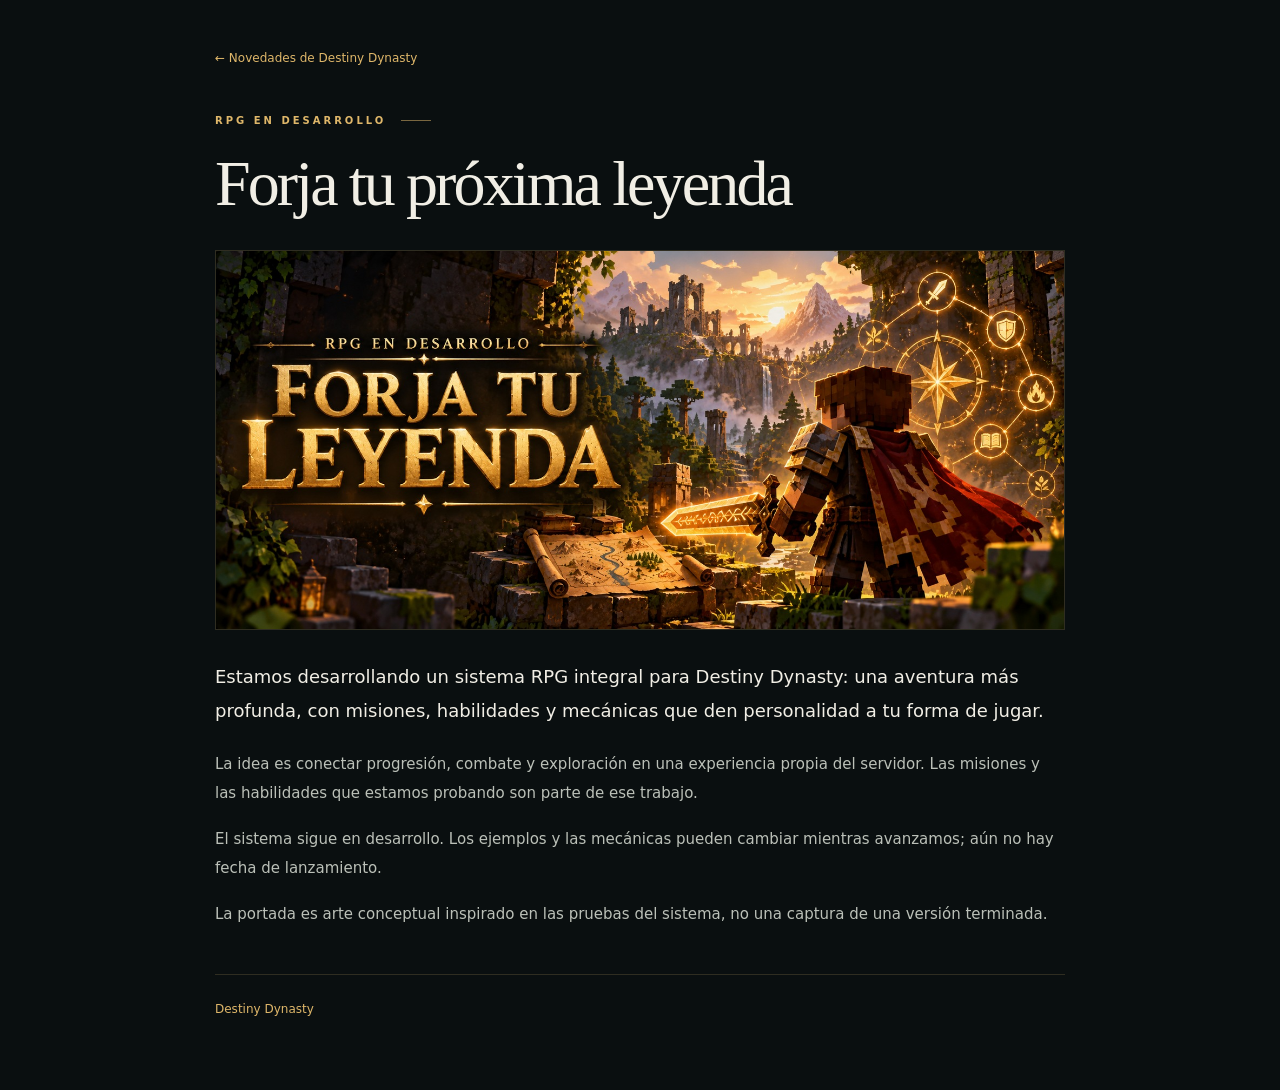
<file: novedades/rpg-en-desarrollo/index.html>
<!doctype html>
<html lang="es">
<head><meta charset="utf-8"><meta name="viewport" content="width=device-width,initial-scale=1"><title>Forja tu próxima leyenda · Destiny Dynasty</title><link rel="stylesheet" href="/style.css"></head>
<body><main><nav><a href="/">← Novedades de Destiny Dynasty</a></nav><p class="eyebrow">RPG en desarrollo</p><h1>Forja tu próxima leyenda</h1><img class="cover" src="/images/rpg-en-desarrollo-v1.jpg" alt="Forja tu próxima leyenda"><p class="intro">Estamos desarrollando un sistema RPG integral para Destiny Dynasty: una aventura más profunda, con misiones, habilidades y mecánicas que den personalidad a tu forma de jugar.</p><p>La idea es conectar progresión, combate y exploración en una experiencia propia del servidor. Las misiones y las habilidades que estamos probando son parte de ese trabajo.</p>
<p>El sistema sigue en desarrollo. Los ejemplos y las mecánicas pueden cambiar mientras avanzamos; aún no hay fecha de lanzamiento.</p>
<p>La portada es arte conceptual inspirado en las pruebas del sistema, no una captura de una versión terminada.</p><footer>Destiny Dynasty</footer></main></body></html>
</file>
<file: style.css>
@charset "UTF-8";
:root{color-scheme:dark;--bg:#0a0f10;--panel:#0d1314;--ink:#f1eee5;--muted:#a9aaa1;--gold:#dfb76a;--line:#c3a36333;--serif:Georgia,'Times New Roman',serif;--sans:system-ui,-apple-system,'Segoe UI',sans-serif}
*{box-sizing:border-box}html{scroll-behavior:smooth;scroll-padding-top:30px}body{margin:0;background:var(--bg);color:var(--ink);font:14px/1.75 var(--sans)}a{color:inherit;text-decoration:none}button{font:inherit}button,a,summary{-webkit-tap-highlight-color:transparent}a:focus-visible,button:focus-visible,summary:focus-visible{outline:2px solid var(--gold);outline-offset:5px}img{display:block;max-width:100%;height:auto}p{margin:0 0 1.2em}h1,h2,h3{margin:0;font-weight:400}h1,h2,h3{font-family:var(--serif);line-height:1.1}h1,h2{letter-spacing:-.045em}h2{font-size:clamp(32px,3.7vw,49px)}em{color:var(--gold);font-weight:400}.wrap{width:min(1200px,80%);margin-inline:auto}.section{padding-block:64px}.eyebrow{color:var(--gold);font-size:10px;font-weight:650;letter-spacing:.3em;text-transform:uppercase;line-height:1.8;margin-bottom:18px}.eyebrow:after{content:'';width:30px;height:1px;background:#dcb56b88;display:inline-block;margin:0 0 3px 15px}.icon{width:21px;height:21px;flex-shrink:0;vertical-align:middle}.skip-link{position:fixed;top:-100px;left:15px;padding:12px;background:var(--gold);color:var(--bg);z-index:99}.skip-link:focus{top:10px}.site-header{position:absolute;inset:0 0 auto;z-index:10;background:linear-gradient(#060b0dbd,transparent)}.header-inner{height:85px;display:flex;align-items:center;justify-content:space-between;gap:28px}.brand{display:flex;gap:12px;align-items:center;flex-shrink:0;line-height:1.1}.brand>span{font-family:var(--serif);font-size:19px;letter-spacing:.1em}.brand small{display:block;font-size:9px;color:var(--gold);letter-spacing:.3em;margin-top:6px}.brand img{width:43px;height:43px;object-fit:contain}.site-header nav{display:flex;align-items:center;gap:35px;align-self:stretch}.site-header nav a{display:flex;align-items:center;font-size:10px;font-weight:550;letter-spacing:.14em;text-transform:uppercase;position:relative}.site-header nav a.active:after{content:'';height:2px;width:36px;background:var(--gold);position:absolute;bottom:12px;left:0;box-shadow:0 0 13px #d8ad5b66}.site-header nav a:hover{color:var(--gold)}.nav-discord{display:flex;align-items:center;gap:12px;border:1px solid #c6a26388;padding:10px 15px;color:var(--gold);font-size:9px;letter-spacing:.09em;font-weight:650;text-transform:uppercase;white-space:nowrap}.nav-discord .icon{width:16px;height:16px}.hero{min-height:560px;height:clamp(560px,50vw,800px);position:relative;display:flex;align-items:flex-end;background:linear-gradient(90deg,#020a0de0 0%,#050b0d73 35%,transparent 70%),linear-gradient(0deg,#050c10f5,transparent 50%),url('/images/reino-destiny.jpg') center 48%/cover;border-bottom:1px solid var(--line)}.hero-content{padding-bottom:75px;padding-top:180px}.hero .eyebrow{font-size:9px;letter-spacing:.17em;margin-bottom:18px}.hero .eyebrow:after{display:none}h1{font-size:clamp(60px,6.5vw,94px);line-height:.99}.hero-motto{font-size:9px;font-weight:600;letter-spacing:.32em;margin-top:30px;color:#deded2}.actions{display:flex;gap:20px;align-items:center;flex-wrap:wrap;margin-top:30px}.button{display:inline-flex;align-items:center;justify-content:center;gap:25px;min-height:53px;padding:15px 25px;border:1px solid var(--line);text-transform:uppercase;letter-spacing:.1em;font-size:10px;font-weight:750;line-height:1.5;text-align:center}.button.gold{background:linear-gradient(115deg,#f6d78c,#d7ae5d);color:#1e1a10;border-color:#efcf8b;box-shadow:0 0 0 3px #cfac5e12,0 4px 25px #d8b25c20}.button.gold:hover{background:linear-gradient(115deg,#ffe9ae,#edc679);box-shadow:0 0 25px #d8b25c40}.button.ghost{color:#e3e2d8;border-color:#c5c8be66;background:#0a10146b}.button.ghost:hover{background:#c5aa5320}.hero-discover{position:absolute;bottom:34px;right:max(48px,calc((100% - 1160px)/2));font-size:8px;text-transform:uppercase;letter-spacing:.12em;display:flex;flex-direction:column;align-items:flex-end;border-right:1px solid var(--gold);padding-right:22px}.hero-discover span{font-size:22px;color:var(--gold);line-height:1.2}.world{position:relative;isolation:isolate;overflow:hidden;border-bottom:1px solid var(--line)}.world-art{position:absolute;inset:0 0 0 49%;background:linear-gradient(90deg,var(--bg),transparent 23%),url('/images/portal-destiny.webp') center/cover;z-index:-1}.world-inner{min-height:clamp(300px,26vw,420px);display:flex;align-items:center}.world-content{width:66%;padding-block:50px}.world-content h2{font-size:clamp(33px,3.8vw,49px)}.world-features{display:flex;gap:32px;margin-top:45px}.world-feature{display:flex;align-items:center;gap:13px}.feature-icon{height:51px;width:51px;display:grid;place-items:center;color:var(--gold);border:1px solid #d4b15a88;border-radius:50%;flex-shrink:0}.feature-icon .icon{width:28px;height:28px}.world-feature h3{font:600 10px var(--sans);letter-spacing:.07em;text-transform:uppercase;margin-bottom:5px}.world-feature p{font-size:10px;color:var(--muted);margin:0}.adventure-backdrop{position:relative;background:linear-gradient(#091013f2 0%,#091013c9 45%,#070e11ee 100%),url('/images/valle-destiny.webp') center/cover}.section-heading{display:flex;align-items:flex-end;justify-content:space-between;gap:30px;margin-bottom:33px}.section-heading h2{font-size:clamp(30px,3.2vw,42px)}.section-heading .eyebrow{margin-bottom:9px}.text-link{color:var(--gold);font-size:9px;letter-spacing:.12em;text-transform:uppercase;display:inline-flex;align-items:center;gap:15px}.text-link:hover{color:#f7da9d}.section-heading .text-link{padding-bottom:7px}.news-grid{display:grid;grid-template-columns:repeat(3,minmax(0,1fr));gap:26px}.news-card{display:block;position:relative;aspect-ratio:1.5;min-width:0;overflow:hidden;border:1px solid #ac95574d;border-radius:3px;background:#0a1014;isolation:isolate}.news-card>img{width:100%;height:100%;object-fit:cover;position:absolute;inset:0;z-index:-2}.news-card:before{content:'';position:absolute;inset:0;background:linear-gradient(0deg,#060d10 0%,#060d10a3 30%,transparent 75%);z-index:-1}.news-card>div{padding:20px 23px;height:100%;display:flex;flex-direction:column;align-items:flex-start}.news-card .eyebrow{font-size:8px;letter-spacing:.08em;background:#dfbf77;color:#151811;padding:4px 9px;margin:0 auto auto 0}.news-card .eyebrow:after{display:none}.news-card h3{font-size:25px;max-width:92%;line-height:1.2}.news-card p{font-size:9px;margin:8px 23px 0 0;color:#bec1b9;line-height:1.6;max-width:90%}.card-arrow{position:absolute;bottom:19px;right:20px;color:var(--gold);font-size:20px}.news-card:hover{border-color:var(--gold)}.news-card:hover h3{color:#f3d69d}.news-card .text-link{margin-top:10px!important;font-size:8px}.news-message{font-size:11px;color:var(--muted);margin-top:20px}.news-message:empty{display:none}.play-section{text-align:center;padding-top:30px;padding-bottom:40px}.play-section .eyebrow{margin-bottom:10px}.play-section .eyebrow:after{display:none}.play-section h2{font-size:clamp(32px,3.3vw,44px)}.steps{display:grid;grid-template-columns:repeat(3,1fr);width:86%;margin:46px auto 0;gap:45px}.step{display:flex;flex-direction:column;align-items:center;position:relative}.step:not(:last-child):after{content:'';width:calc(100% - 70px);height:1px;background:linear-gradient(90deg,#be9e5544,#be9e55aa,#be9e5544);position:absolute;left:calc(50% + 55px);top:37px}.step-icon{border:1px solid #d2b063;border-radius:50%;background:#091013a6;color:var(--gold);height:74px;width:74px;display:grid;place-items:center;margin-bottom:10px}.step-icon .icon{width:31px;height:31px}.step-number{font-size:10px;color:var(--gold);letter-spacing:.14em;display:block}.step h3{font:600 10px var(--sans);letter-spacing:.12em;text-transform:uppercase;margin:10px 0}.step p{font-size:11px;color:var(--muted)}.step:hover .step-icon{background:#cdb46c22}.server-line{margin-top:22px;display:flex;flex-wrap:wrap;justify-content:center;column-gap:24px;row-gap:8px;align-items:center;color:#a2aba5;font-size:10px}.server-line button{color:#d9bd80;background:none;border:0;cursor:pointer;font-size:11px}.server-line button span{margin-left:8px}#copy-feedback{flex-basis:100%;font-size:11px;color:var(--gold);min-height:20px;margin:0}.faq-section{display:grid;grid-template-columns:1fr 1.8fr;gap:60px;border-top:1px solid var(--line);padding-block:46px}.faq-section h2{font-size:43px}.faq-section .eyebrow{font-size:9px}.faq-list{display:flex;flex-direction:column;gap:9px}details{border:1px solid var(--line);background:#0c121350;border-radius:2px}summary{list-style:none;font-size:11px;cursor:pointer;display:flex;justify-content:space-between;align-items:center;gap:16px;padding:11px 18px;line-height:1.7}summary::-webkit-details-marker{display:none}summary span{color:var(--gold);font-size:21px;line-height:1}details[open] summary span{transform:rotate(45deg)}details>p{font-size:12px;color:var(--muted);padding:0 18px 12px;margin:0}details a{text-decoration:underline;color:var(--gold)}.community{border-block:1px solid var(--line);background:linear-gradient(90deg,#040c11df,#040c1140 75%),url('/images/valle-destiny.webp') center 45%/cover}.community-inner{display:flex;justify-content:space-between;align-items:center;gap:35px;min-height:240px;padding-block:45px}.community h2{font-size:45px}.community .eyebrow{font-size:9px;margin-bottom:13px}.site-footer{padding-block:34px 18px;background:linear-gradient(#0a1010dd,#080e10ef),url('/images/reino-destiny.jpg') center 85%/cover}.footer-inner{display:flex;justify-content:space-between;align-items:center;gap:25px}.site-footer nav{display:flex;gap:20px;flex-wrap:wrap;max-width:480px;padding-left:30px;border-left:1px solid var(--line)}.site-footer nav a{font-size:8px;text-transform:uppercase;letter-spacing:.05em}.site-footer nav a:hover{color:var(--gold)}.socials{display:flex;align-items:center;gap:20px;color:#bdbeb7}.socials .icon{width:17px;height:17px}.footer-motto{font-size:8px;letter-spacing:.13em;color:#89938f;border-left:1px solid var(--line);padding-left:25px;margin:0;white-space:nowrap}.legal-note{font-size:8px;color:#737e77;margin-top:25px;margin-bottom:0}.archive-main{min-height:70vh;padding-block:155px 80px}.archive-main h1{font-size:65px;margin-bottom:24px}.archive-intro{color:var(--muted);margin-bottom:40px}.download-page{background:linear-gradient(90deg,#080e10f2,#080e10bf),url('/images/reino-destiny.jpg') center top/auto 950px no-repeat}.download-hero{padding-top:170px;padding-bottom:65px;display:grid;grid-template-columns:1.05fr 1fr;gap:55px;align-items:center}.back-link{font-size:11px;color:var(--muted);display:block;margin-bottom:30px}.download-copy h1{font-size:clamp(40px,4.4vw,65px);line-height:1.08}.download-copy .eyebrow{font-size:9px}.download-intro{color:var(--muted);font-size:13px;margin:25px 0;max-width:440px}.download-meta{display:flex;gap:13px;flex-wrap:wrap;font-size:8px;letter-spacing:.1em;color:var(--gold);margin-bottom:24px}.download-meta span{padding-right:13px;border-right:1px solid var(--line)}.download-meta span:last-child{border:0}.download-copy .button{min-height:58px;font-size:11px}.download-filename{color:var(--muted);font-size:10px;margin-top:15px}.launcher-preview{margin:0;min-width:0}.launcher-preview img{width:100%;border:1px solid var(--line);box-shadow:0 20px 80px #0009}.launcher-preview figcaption{font-size:9px;color:#89978d;margin-top:12px}.install-section{border-top:1px solid var(--line)}.install-grid{display:grid;grid-template-columns:repeat(3,1fr);gap:45px}.install-grid article{border-top:1px solid var(--line);padding-top:23px}.install-grid h3{font-size:23px;margin:13px 0}.install-grid p{color:var(--muted);font-size:12px}.download-help{text-align:center;border-block:1px solid var(--line);padding:35px 0 45px;margin-bottom:55px}.download-help>p:first-child{font-family:var(--serif);font-size:28px}.download-legal{font-size:10px;color:var(--muted);margin:23px 0 0}.download-legal a{color:var(--gold)}
/* Articles and legal documents retain comfortable reading widths. */
body:not([class]) main{width:min(850px,calc(100% - 48px));margin:0 auto;padding:48px 0 70px}body:not([class]) nav{font-size:12px;margin-bottom:42px;color:var(--gold)}body:not([class]) h1{font-size:clamp(38px,6vw,64px);margin-bottom:30px;line-height:1.12}body:not([class]) h2{font-size:26px;margin:35px 0 16px}body:not([class]) .cover{width:100%;margin:30px 0;border:1px solid var(--line)}body:not([class]) p{color:#bbc0b8;font-size:15px;line-height:1.9}body:not([class]) p.eyebrow{color:var(--gold);font-size:10px}body:not([class]) .intro{font-size:18px;color:var(--ink)}body:not([class]) figure{margin:36px 0}body:not([class]) figcaption{font-size:11px;color:var(--muted);margin-top:10px}body:not([class]) footer{border-top:1px solid var(--line);margin-top:45px;padding-top:24px;font-size:12px;color:var(--gold)}body:not([class]) p a{color:var(--gold);text-decoration:underline}
@media(min-width:1600px){.hero{height:800px;max-height:none}.world-inner{min-height:420px}.hero-content{padding-bottom:90px}}
@media(max-width:1100px){.wrap{width:80%}.site-header nav{gap:22px}.nav-discord{gap:7px;padding:9px 10px;font-size:8px}.header-inner{gap:20px}.world-features{gap:20px}.world-feature{gap:8px}.feature-icon{width:40px;height:40px}.world-content{width:74%}.world-features p{font-size:9px}.news-card>div{padding:17px}.news-card h3{font-size:22px}.footer-inner{flex-wrap:wrap}.footer-motto{display:none}.site-footer nav{max-width:none}.download-hero{gap:30px}.download-copy h1{font-size:47px}.download-copy .button{gap:13px;font-size:10px}}
@media(max-width:760px){.wrap{width:calc(100% - 40px)}.header-inner{height:112px;flex-wrap:wrap;gap:0;align-content:center;row-gap:14px}.brand img{width:35px;height:35px}.brand>span{font-size:17px}.brand small{font-size:8px}.site-header nav{order:3;flex-basis:100%;justify-content:center;gap:25px;align-self:auto}.site-header nav a{font-size:8px;min-height:23px}.site-header nav a.active:after{bottom:-4px;width:25px}.nav-discord{font-size:8px;padding:9px;gap:8px}.nav-discord .icon{width:14px}.hero{height:730px;min-height:680px;background-position:61% center}.hero-content{padding-bottom:110px;padding-top:180px}.hero h1{font-size:clamp(59px,12vw,80px)}.hero-motto{font-size:8px;letter-spacing:.18em;margin-top:25px}.hero .eyebrow{font-size:8px}.actions{gap:13px;margin-top:25px}.button{font-size:9px;min-height:50px;gap:16px;padding:13px 18px}.hero-discover{right:20px;bottom:24px;font-size:7px}.world-inner{min-height:465px;align-items:flex-start}.world-content{width:100%;padding-top:34px}.world-art{inset:185px 0 0 0;background:linear-gradient(0deg,#07101555,transparent),linear-gradient(var(--bg),transparent 25%),url('/images/portal-destiny.webp') center/cover}.world h2{font-size:35px}.world-features{margin-top:220px;gap:15px;justify-content:space-between;flex-wrap:wrap}.world-feature{gap:8px}.feature-icon{height:32px;width:32px}.feature-icon .icon{width:20px;height:20px}.world-feature h3{font-size:8px}.world-feature p{font-size:8px}.section{padding-block:42px}.section-heading{align-items:flex-start;gap:18px;flex-direction:column}.section-heading h2{font-size:32px}.section-heading .text-link{font-size:8px}.news-grid{gap:16px;grid-template-columns:1fr}.news-card{aspect-ratio:1.8}.news-card>div{padding:23px}.news-card h3{font-size:28px}.news-card p{font-size:11px}.news-card .eyebrow{font-size:9px}.play-section{padding-top:10px}.play-section h2{font-size:34px}.steps{width:100%;gap:16px;margin-top:30px}.step-icon{width:58px;height:58px}.step-icon .icon{width:25px;height:25px}.step h3{font-size:8px;line-height:1.7;letter-spacing:.07em}.step p{font-size:9px}.step:not(:last-child):after{left:calc(50% + 35px);top:28px;width:calc(100% - 50px)}.server-line{font-size:9px;gap:8px;margin-top:16px}.faq-section{grid-template-columns:1fr;gap:25px}.faq-section h2{font-size:37px}.faq-section h2 br{display:none}.faq-section .eyebrow{margin-bottom:9px}.community-inner{min-height:280px;flex-direction:column;align-items:flex-start;justify-content:center;gap:25px}.community h2{font-size:38px}.community .button{font-size:9px}.footer-inner{gap:24px;justify-content:flex-start}.site-footer nav{order:3;border-left:0;padding:0;width:100%;gap:18px}.socials{margin-left:auto}.legal-note{font-size:8px;margin-top:22px}.download-hero{padding-top:155px;padding-bottom:45px;grid-template-columns:1fr;gap:35px}.download-copy h1{font-size:clamp(39px,8vw,56px)}.download-copy .eyebrow{font-size:8px}.download-copy .button{width:100%;font-size:10px}.download-meta{gap:8px}.download-meta span{padding-right:8px}.download-intro{font-size:13px}.install-grid{grid-template-columns:1fr;gap:18px}.install-grid h3{font-size:25px}.download-help{padding:30px 0}.download-help>p:first-child{font-size:24px}.archive-main{padding-top:155px}.archive-main h1{font-size:50px}.archive-intro{font-size:12px}.world-feature:last-child{margin-right:0}}
@media(max-width:360px){.nav-discord{font-size:7px}.site-header nav{gap:17px}.hero h1{font-size:58px}.actions{align-items:flex-start;flex-direction:column}.world-features{gap:15px}.world-feature{gap:6px}.feature-icon{width:29px;height:29px}.world-feature p{font-size:7px}.world-feature h3{font-size:7px}.step h3{font-size:7px}.download-copy h1{font-size:37px}}
@media(prefers-reduced-motion:reduce){html{scroll-behavior:auto}}

.news-card h3{display:-webkit-box;-webkit-line-clamp:3;-webkit-box-orient:vertical;overflow:hidden}.news-card p{display:-webkit-box;-webkit-line-clamp:2;-webkit-box-orient:vertical;overflow:hidden}

@media(max-width:760px){.hero{background-image:linear-gradient(90deg,#020a0dd6,#050b0d55),linear-gradient(0deg,#050c10f5,transparent 60%),url("/images/reino-destiny.jpg")}}
</file>
